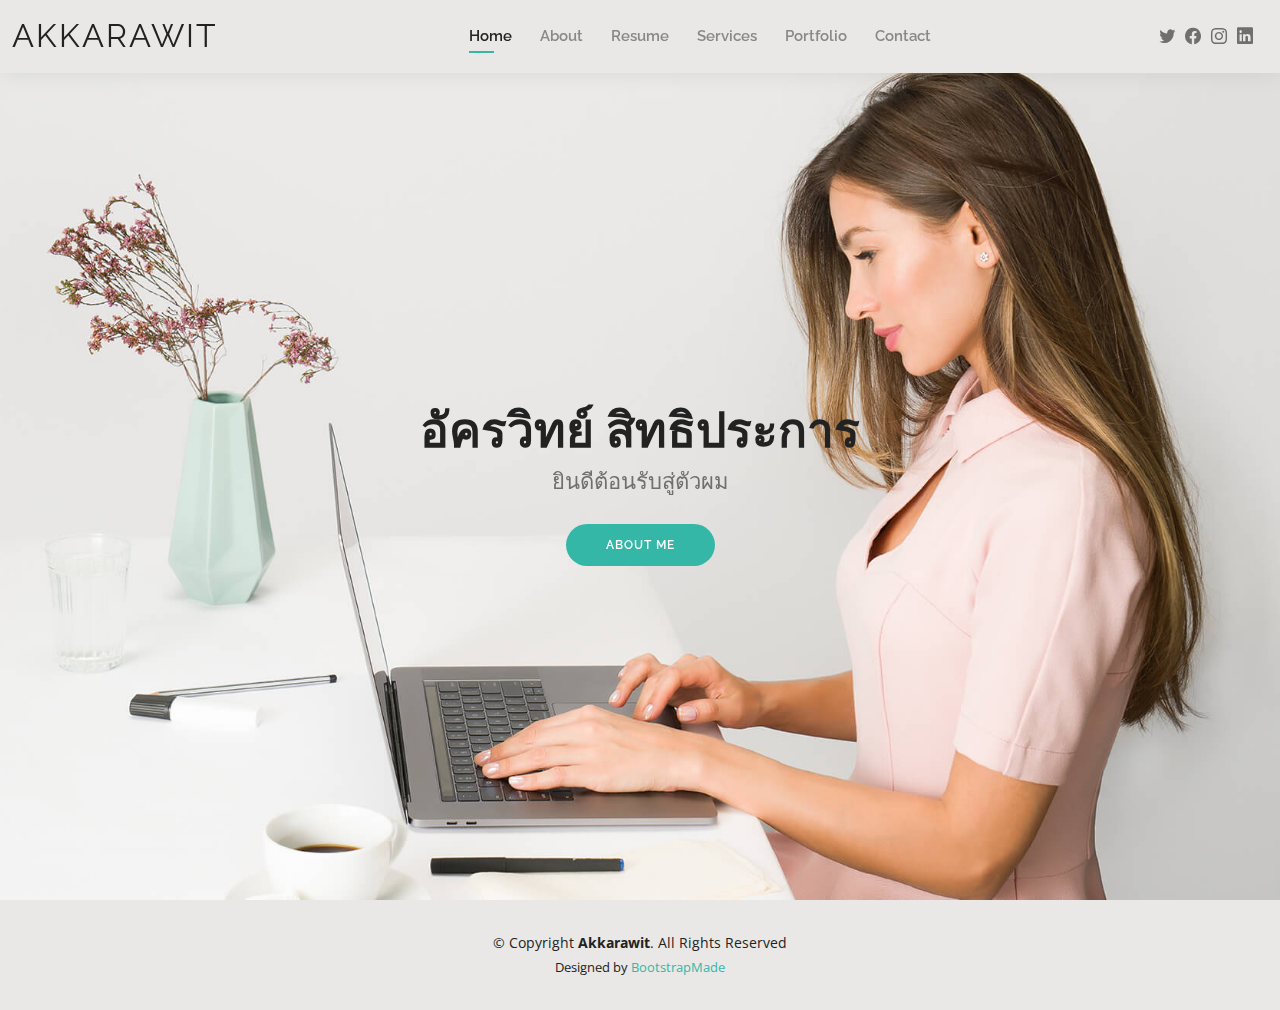
<file: index.html>
<!DOCTYPE html>
<html lang="en">

<head>
  <meta charset="utf-8">
  <meta content="width=device-width, initial-scale=1.0" name="viewport">

  <title>Akkarawit portfolio</title>
  <meta content="" name="description">
  <meta content="" name="keywords">

  <!-- Favicons -->
  <link href="assets/img/favicon.png" rel="icon">
  <link href="assets/img/apple-touch-icon.png" rel="apple-touch-icon">

  <!-- Google Fonts -->
  <link href="https://fonts.googleapis.com/css?family=Open+Sans:300,300i,400,400i,600,600i,700,700i|Raleway:300,300i,400,400i,500,500i,600,600i,700,700i|Poppins:300,300i,400,400i,500,500i,600,600i,700,700i" rel="stylesheet">

  <!-- Vendor CSS Files -->
  <link href="assets/vendor/aos/aos.css" rel="stylesheet">
  <link href="assets/vendor/bootstrap/css/bootstrap.min.css" rel="stylesheet">
  <link href="assets/vendor/bootstrap-icons/bootstrap-icons.css" rel="stylesheet">
  <link href="assets/vendor/boxicons/css/boxicons.min.css" rel="stylesheet">
  <link href="assets/vendor/glightbox/css/glightbox.min.css" rel="stylesheet">
  <link href="assets/vendor/swiper/swiper-bundle.min.css" rel="stylesheet">

  <!-- Template Main CSS File -->
  <link href="assets/css/style.css" rel="stylesheet">

  <!-- =======================================================
  * Template Name: Kelly - v4.3.0
  * Template URL: https://bootstrapmade.com/kelly-free-bootstrap-cv-resume-html-template/
  * Author: BootstrapMade.com
  * License: https://bootstrapmade.com/license/
  ======================================================== -->
</head>

<body>

  <!-- ======= Header ======= -->
  <header id="header" class="fixed-top">
    <div class="container-fluid d-flex justify-content-between align-items-center">

      <h1 class="logo me-auto me-lg-0"><a href="index.html">Akkarawit</a></h1>
      <!-- Uncomment below if you prefer to use an image logo -->
      <!-- <a href="index.html" class="logo"><img src="assets/img/logo.png" alt="" class="img-fluid"></a>-->

      <nav id="navbar" class="navbar order-last order-lg-0">
        <ul>
          <li><a class="active" href="index.html">Home</a></li>
          <li><a href="about.html">About</a></li>
          <li><a href="resume.html">Resume</a></li>
          <li><a href="services.html">Services</a></li>
          <li><a href="portfolio.html">Portfolio</a></li>
          <li><a href="contact.html">Contact</a></li>
        </ul>
        <i class="bi bi-list mobile-nav-toggle"></i>
      </nav><!-- .navbar -->

      <div class="header-social-links">
        <a href="#" class="twitter"><i class="bi bi-twitter"></i></a>
        <a href="#" class="facebook"><i class="bi bi-facebook"></i></a>
        <a href="#" class="instagram"><i class="bi bi-instagram"></i></a>
        <a href="#" class="linkedin"><i class="bi bi-linkedin"></i></i></a>
      </div>

    </div>

  </header><!-- End Header -->

  <!-- ======= Hero Section ======= -->
  <section id="hero" class="d-flex align-items-center">
    <div class="container d-flex flex-column align-items-center" data-aos="zoom-in" data-aos-delay="100">
      <h1>อัครวิทย์ สิทธิประการ</h1>
      <h2>ยินดีต้อนรับสู่ตัวผม</h2>
      <a href="about.html" class="btn-about">About Me</a>
    </div>
  </section><!-- End Hero -->

  <!-- ======= Footer ======= -->
  <footer id="footer">
    <div class="container">
      <div class="copyright">
        &copy; Copyright <strong><span>Akkarawit</span></strong>. All Rights Reserved
      </div>
      <div class="credits">
        <!-- All the links in the footer should remain intact. -->
        <!-- You can delete the links only if you purchased the pro version. -->
        <!-- Licensing information: https://bootstrapmade.com/license/ -->
        <!-- Purchase the pro version with working PHP/AJAX contact form: https://bootstrapmade.com/kelly-free-bootstrap-cv-resume-html-template/ -->
        Designed by <a href="https://bootstrapmade.com/">BootstrapMade</a>
      </div>
    </div>
  </footer><!-- End  Footer -->

  <div id="preloader"></div>
  <a href="#" class="back-to-top d-flex align-items-center justify-content-center"><i class="bi bi-arrow-up-short"></i></a>

  <!-- Vendor JS Files -->
  <script src="assets/vendor/aos/aos.js"></script>
  <script src="assets/vendor/bootstrap/js/bootstrap.bundle.min.js"></script>
  <script src="assets/vendor/glightbox/js/glightbox.min.js"></script>
  <script src="assets/vendor/isotope-layout/isotope.pkgd.min.js"></script>
  <script src="assets/vendor/php-email-form/validate.js"></script>
  <script src="assets/vendor/purecounter/purecounter.js"></script>
  <script src="assets/vendor/swiper/swiper-bundle.min.js"></script>
  <script src="assets/vendor/waypoints/noframework.waypoints.js"></script>

  <!-- Template Main JS File -->
  <script src="assets/js/main.js"></script>

</body>

</html>
</file>
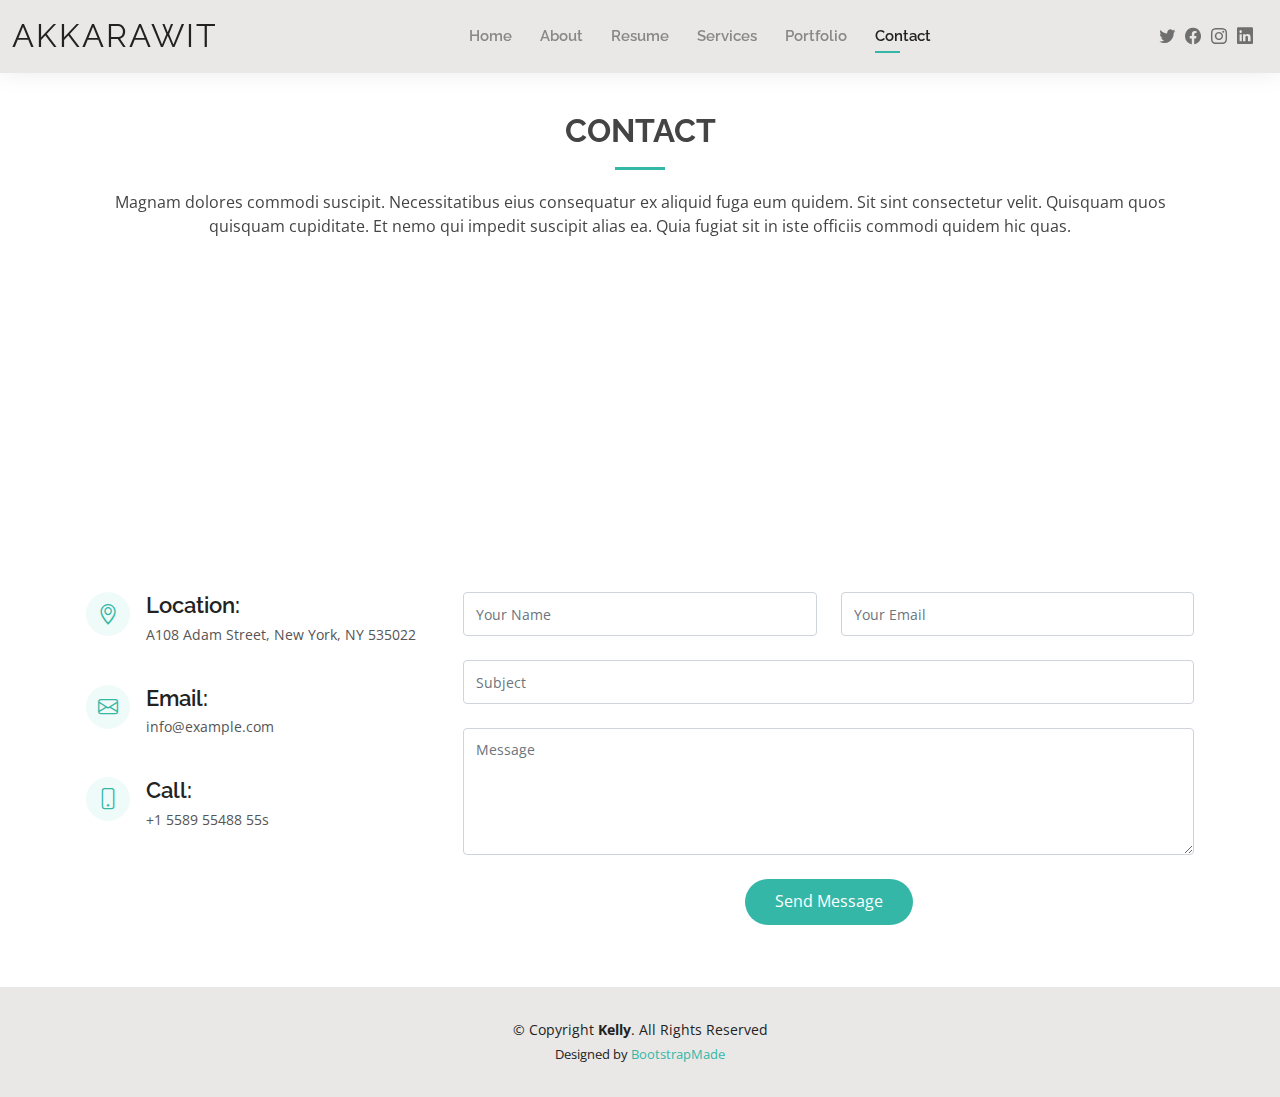
<file: contact.html>
<!DOCTYPE html>
<html lang="en">

<head>
  <meta charset="utf-8">
  <meta content="width=device-width, initial-scale=1.0" name="viewport">

  <title>Contact - Kelly Bootstrap Template</title>
  <meta content="" name="description">
  <meta content="" name="keywords">

  <!-- Favicons -->
  <link href="assets/img/favicon.png" rel="icon">
  <link href="assets/img/apple-touch-icon.png" rel="apple-touch-icon">

  <!-- Google Fonts -->
  <link href="https://fonts.googleapis.com/css?family=Open+Sans:300,300i,400,400i,600,600i,700,700i|Raleway:300,300i,400,400i,500,500i,600,600i,700,700i|Poppins:300,300i,400,400i,500,500i,600,600i,700,700i" rel="stylesheet">

  <!-- Vendor CSS Files -->
  <link href="assets/vendor/aos/aos.css" rel="stylesheet">
  <link href="assets/vendor/bootstrap/css/bootstrap.min.css" rel="stylesheet">
  <link href="assets/vendor/bootstrap-icons/bootstrap-icons.css" rel="stylesheet">
  <link href="assets/vendor/boxicons/css/boxicons.min.css" rel="stylesheet">
  <link href="assets/vendor/glightbox/css/glightbox.min.css" rel="stylesheet">
  <link href="assets/vendor/swiper/swiper-bundle.min.css" rel="stylesheet">

  <!-- Template Main CSS File -->
  <link href="assets/css/style.css" rel="stylesheet">

  <!-- =======================================================
  * Template Name: Kelly - v4.3.0
  * Template URL: https://bootstrapmade.com/kelly-free-bootstrap-cv-resume-html-template/
  * Author: BootstrapMade.com
  * License: https://bootstrapmade.com/license/
  ======================================================== -->
</head>

<body>

  <!-- ======= Header ======= -->
  <header id="header" class="fixed-top">
    <div class="container-fluid d-flex justify-content-between align-items-center">

      <h1 class="logo me-auto me-lg-0"><a href="index.html">Akkarawit</a></h1>
      <!-- Uncomment below if you prefer to use an image logo -->
      <!-- <a href="index.html" class="logo"><img src="assets/img/logo.png" alt="" class="img-fluid"></a>-->

      <nav id="navbar" class="navbar order-last order-lg-0">
        <ul>
          <li><a href="index.html">Home</a></li>
          <li><a href="about.html">About</a></li>
          <li><a href="resume.html">Resume</a></li>
          <li><a href="services.html">Services</a></li>
          <li><a href="portfolio.html">Portfolio</a></li>
          <li><a class="active" href="contact.html">Contact</a></li>
        </ul>
        <i class="bi bi-list mobile-nav-toggle"></i>
      </nav><!-- .navbar -->

      <div class="header-social-links">
        <a href="#" class="twitter"><i class="bi bi-twitter"></i></a>
        <a href="#" class="facebook"><i class="bi bi-facebook"></i></a>
        <a href="#" class="instagram"><i class="bi bi-instagram"></i></a>
        <a href="#" class="linkedin"><i class="bi bi-linkedin"></i></i></a>
      </div>

    </div>

  </header><!-- End Header -->

  <main id="main">

    <!-- ======= Contact Section ======= -->
    <section id="contact" class="contact">
      <div class="container" data-aos="fade-up">

        <div class="section-title">
          <h2>Contact</h2>
          <p>Magnam dolores commodi suscipit. Necessitatibus eius consequatur ex aliquid fuga eum quidem. Sit sint consectetur velit. Quisquam quos quisquam cupiditate. Et nemo qui impedit suscipit alias ea. Quia fugiat sit in iste officiis commodi quidem hic quas.</p>
        </div>

        <div>
          <iframe style="border:0; width: 100%; height: 270px;" src="https://www.google.com/maps/embed?pb=!1m14!1m8!1m3!1d12097.433213460943!2d-74.0062269!3d40.7101282!3m2!1i1024!2i768!4f13.1!3m3!1m2!1s0x0%3A0xb89d1fe6bc499443!2sDowntown+Conference+Center!5e0!3m2!1smk!2sbg!4v1539943755621" frameborder="0" allowfullscreen></iframe>
        </div>

        <div class="row mt-5">

          <div class="col-lg-4">
            <div class="info">
              <div class="address">
                <i class="bi bi-geo-alt"></i>
                <h4>Location:</h4>
                <p>A108 Adam Street, New York, NY 535022</p>
              </div>

              <div class="email">
                <i class="bi bi-envelope"></i>
                <h4>Email:</h4>
                <p>info@example.com</p>
              </div>

              <div class="phone">
                <i class="bi bi-phone"></i>
                <h4>Call:</h4>
                <p>+1 5589 55488 55s</p>
              </div>

            </div>

          </div>

          <div class="col-lg-8 mt-5 mt-lg-0">

            <form action="forms/contact.php" method="post" role="form" class="php-email-form">
              <div class="row">
                <div class="col-md-6 form-group">
                  <input type="text" name="name" class="form-control" id="name" placeholder="Your Name" required>
                </div>
                <div class="col-md-6 form-group mt-3 mt-md-0">
                  <input type="email" class="form-control" name="email" id="email" placeholder="Your Email" required>
                </div>
              </div>
              <div class="form-group mt-3">
                <input type="text" class="form-control" name="subject" id="subject" placeholder="Subject" required>
              </div>
              <div class="form-group mt-3">
                <textarea class="form-control" name="message" rows="5" placeholder="Message" required></textarea>
              </div>
              <div class="my-3">
                <div class="loading">Loading</div>
                <div class="error-message"></div>
                <div class="sent-message">Your message has been sent. Thank you!</div>
              </div>
              <div class="text-center"><button type="submit">Send Message</button></div>
            </form>

          </div>

        </div>

      </div>
    </section><!-- End Contact Section -->

  </main><!-- End #main -->

  <!-- ======= Footer ======= -->
  <footer id="footer">
    <div class="container">
      <div class="copyright">
        &copy; Copyright <strong><span>Kelly</span></strong>. All Rights Reserved
      </div>
      <div class="credits">
        <!-- All the links in the footer should remain intact. -->
        <!-- You can delete the links only if you purchased the pro version. -->
        <!-- Licensing information: https://bootstrapmade.com/license/ -->
        <!-- Purchase the pro version with working PHP/AJAX contact form: https://bootstrapmade.com/kelly-free-bootstrap-cv-resume-html-template/ -->
        Designed by <a href="https://bootstrapmade.com/">BootstrapMade</a>
      </div>
    </div>
  </footer><!-- End  Footer -->

  <div id="preloader"></div>
  <a href="#" class="back-to-top d-flex align-items-center justify-content-center"><i class="bi bi-arrow-up-short"></i></a>

  <!-- Vendor JS Files -->
  <script src="assets/vendor/aos/aos.js"></script>
  <script src="assets/vendor/bootstrap/js/bootstrap.bundle.min.js"></script>
  <script src="assets/vendor/glightbox/js/glightbox.min.js"></script>
  <script src="assets/vendor/isotope-layout/isotope.pkgd.min.js"></script>
  <script src="assets/vendor/php-email-form/validate.js"></script>
  <script src="assets/vendor/purecounter/purecounter.js"></script>
  <script src="assets/vendor/swiper/swiper-bundle.min.js"></script>
  <script src="assets/vendor/waypoints/noframework.waypoints.js"></script>

  <!-- Template Main JS File -->
  <script src="assets/js/main.js"></script>

</body>

</html>
</file>
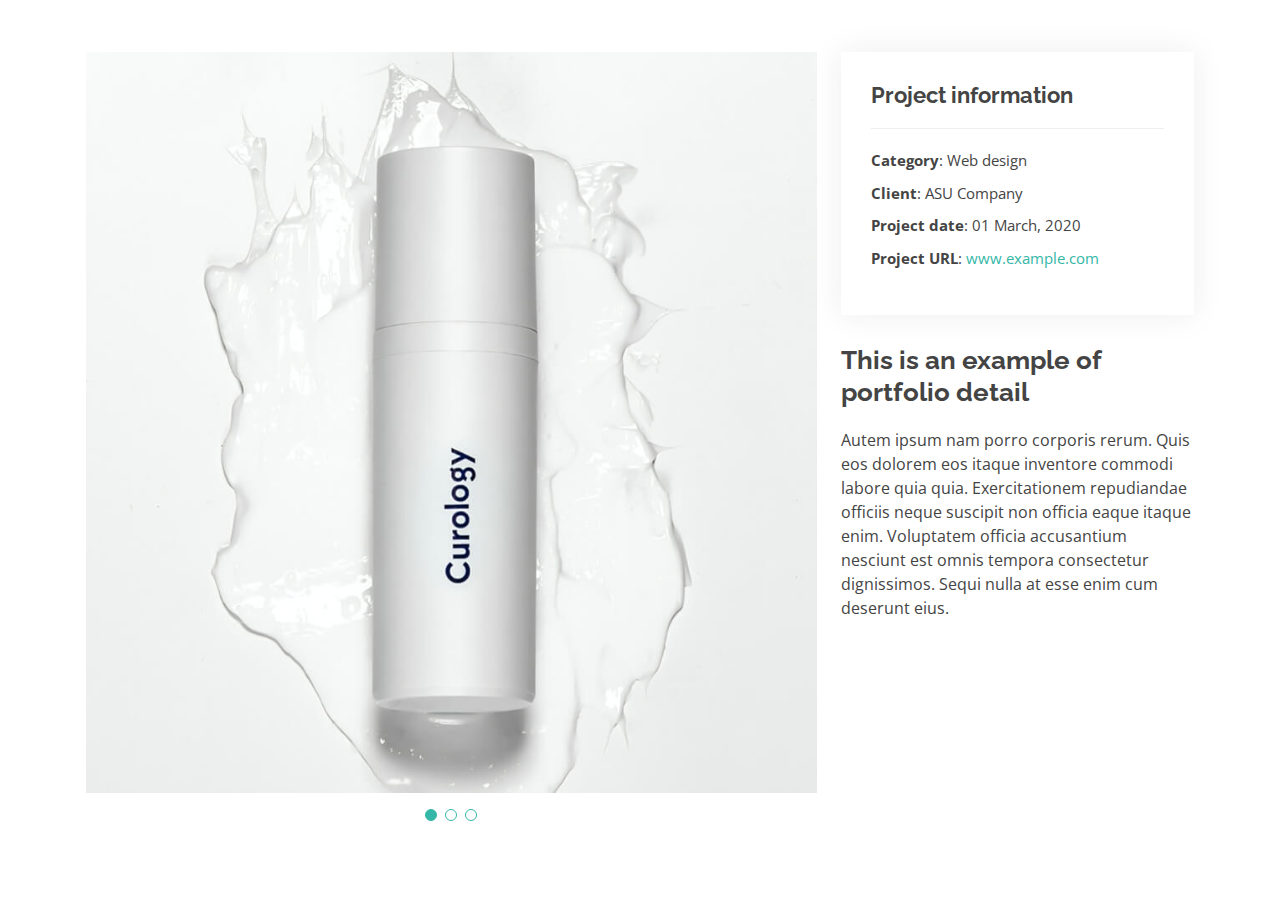
<file: portfolio-details.html>
<!DOCTYPE html>
<html lang="en">

<head>
  <meta charset="utf-8">
  <meta content="width=device-width, initial-scale=1.0" name="viewport">

  <title>Portfolio Details - Kelly Bootstrap Template</title>
  <meta content="" name="description">
  <meta content="" name="keywords">

  <!-- Favicons -->
  <link href="assets/img/favicon.png" rel="icon">
  <link href="assets/img/apple-touch-icon.png" rel="apple-touch-icon">

  <!-- Google Fonts -->
  <link href="https://fonts.googleapis.com/css?family=Open+Sans:300,300i,400,400i,600,600i,700,700i|Raleway:300,300i,400,400i,500,500i,600,600i,700,700i|Poppins:300,300i,400,400i,500,500i,600,600i,700,700i" rel="stylesheet">

  <!-- Vendor CSS Files -->
  <link href="assets/vendor/aos/aos.css" rel="stylesheet">
  <link href="assets/vendor/bootstrap/css/bootstrap.min.css" rel="stylesheet">
  <link href="assets/vendor/bootstrap-icons/bootstrap-icons.css" rel="stylesheet">
  <link href="assets/vendor/boxicons/css/boxicons.min.css" rel="stylesheet">
  <link href="assets/vendor/glightbox/css/glightbox.min.css" rel="stylesheet">
  <link href="assets/vendor/swiper/swiper-bundle.min.css" rel="stylesheet">

  <!-- Template Main CSS File -->
  <link href="assets/css/style.css" rel="stylesheet">

  <!-- =======================================================
  * Template Name: Kelly - v4.3.0
  * Template URL: https://bootstrapmade.com/kelly-free-bootstrap-cv-resume-html-template/
  * Author: BootstrapMade.com
  * License: https://bootstrapmade.com/license/
  ======================================================== -->
</head>

<body>

  <main id="main">

    <!-- ======= Portfolio Details Section ======= -->
    <section id="portfolio-details" class="portfolio-details">
      <div class="container">

        <div class="row gy-4">

          <div class="col-lg-8">
            <div class="portfolio-details-slider swiper-container">
              <div class="swiper-wrapper align-items-center">

                <div class="swiper-slide">
                  <img src="assets/img/portfolio/portfolio-1.jpg" alt="">
                </div>

                <div class="swiper-slide">
                  <img src="assets/img/portfolio/portfolio-2.jpg" alt="">
                </div>

                <div class="swiper-slide">
                  <img src="assets/img/portfolio/portfolio-3.jpg" alt="">
                </div>

              </div>
              <div class="swiper-pagination"></div>
            </div>
          </div>

          <div class="col-lg-4">
            <div class="portfolio-info">
              <h3>Project information</h3>
              <ul>
                <li><strong>Category</strong>: Web design</li>
                <li><strong>Client</strong>: ASU Company</li>
                <li><strong>Project date</strong>: 01 March, 2020</li>
                <li><strong>Project URL</strong>: <a href="#">www.example.com</a></li>
              </ul>
            </div>
            <div class="portfolio-description">
              <h2>This is an example of portfolio detail</h2>
              <p>
                Autem ipsum nam porro corporis rerum. Quis eos dolorem eos itaque inventore commodi labore quia quia. Exercitationem repudiandae officiis neque suscipit non officia eaque itaque enim. Voluptatem officia accusantium nesciunt est omnis tempora consectetur dignissimos. Sequi nulla at esse enim cum deserunt eius.
              </p>
            </div>
          </div>

        </div>

      </div>
    </section><!-- End Portfolio Details Section -->

  </main><!-- End #main -->

  <div id="preloader"></div>
  <a href="#" class="back-to-top d-flex align-items-center justify-content-center"><i class="bi bi-arrow-up-short"></i></a>

  <!-- Vendor JS Files -->
  <script src="assets/vendor/aos/aos.js"></script>
  <script src="assets/vendor/bootstrap/js/bootstrap.bundle.min.js"></script>
  <script src="assets/vendor/glightbox/js/glightbox.min.js"></script>
  <script src="assets/vendor/isotope-layout/isotope.pkgd.min.js"></script>
  <script src="assets/vendor/php-email-form/validate.js"></script>
  <script src="assets/vendor/purecounter/purecounter.js"></script>
  <script src="assets/vendor/swiper/swiper-bundle.min.js"></script>
  <script src="assets/vendor/waypoints/noframework.waypoints.js"></script>

  <!-- Template Main JS File -->
  <script src="assets/js/main.js"></script>

</body>

</html>
</file>
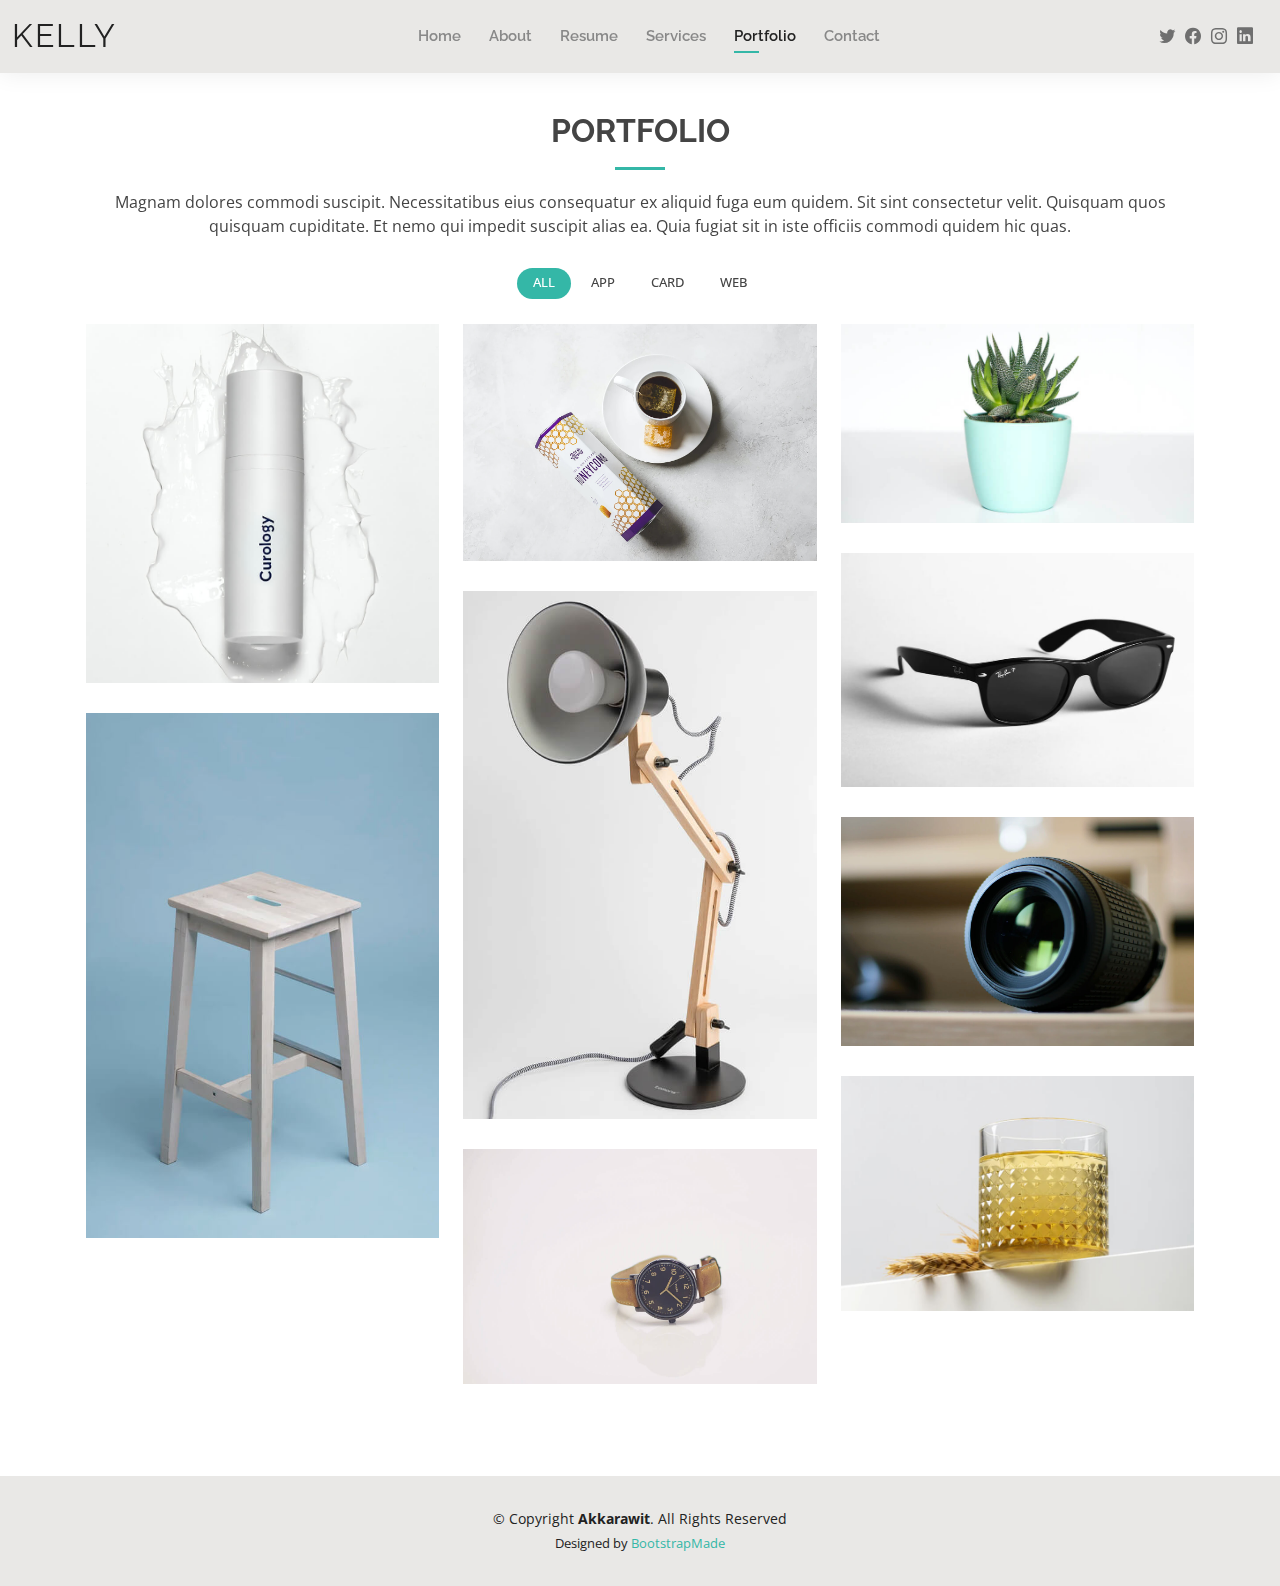
<file: portfolio.html>
<!DOCTYPE html>
<html lang="en">

<head>
  <meta charset="utf-8">
  <meta content="width=device-width, initial-scale=1.0" name="viewport">

  <title>Portfolio - Kelly Bootstrap Template</title>
  <meta content="" name="description">
  <meta content="" name="keywords">

  <!-- Favicons -->
  <link href="assets/img/favicon.png" rel="icon">
  <link href="assets/img/apple-touch-icon.png" rel="apple-touch-icon">

  <!-- Google Fonts -->
  <link href="https://fonts.googleapis.com/css?family=Open+Sans:300,300i,400,400i,600,600i,700,700i|Raleway:300,300i,400,400i,500,500i,600,600i,700,700i|Poppins:300,300i,400,400i,500,500i,600,600i,700,700i" rel="stylesheet">

  <!-- Vendor CSS Files -->
  <link href="assets/vendor/aos/aos.css" rel="stylesheet">
  <link href="assets/vendor/bootstrap/css/bootstrap.min.css" rel="stylesheet">
  <link href="assets/vendor/bootstrap-icons/bootstrap-icons.css" rel="stylesheet">
  <link href="assets/vendor/boxicons/css/boxicons.min.css" rel="stylesheet">
  <link href="assets/vendor/glightbox/css/glightbox.min.css" rel="stylesheet">
  <link href="assets/vendor/swiper/swiper-bundle.min.css" rel="stylesheet">

  <!-- Template Main CSS File -->
  <link href="assets/css/style.css" rel="stylesheet">

  <!-- =======================================================
  * Template Name: Kelly - v4.3.0
  * Template URL: https://bootstrapmade.com/kelly-free-bootstrap-cv-resume-html-template/
  * Author: BootstrapMade.com
  * License: https://bootstrapmade.com/license/
  ======================================================== -->
</head>

<body>

  <!-- ======= Header ======= -->
  <header id="header" class="fixed-top">
    <div class="container-fluid d-flex justify-content-between align-items-center">

      <h1 class="logo me-auto me-lg-0"><a href="index.html">Kelly</a></h1>
      <!-- Uncomment below if you prefer to use an image logo -->
      <!-- <a href="index.html" class="logo"><img src="assets/img/logo.png" alt="" class="img-fluid"></a>-->

      <nav id="navbar" class="navbar order-last order-lg-0">
        <ul>
          <li><a href="index.html">Home</a></li>
          <li><a href="about.html">About</a></li>
          <li><a href="resume.html">Resume</a></li>
          <li><a href="services.html">Services</a></li>
          <li><a class="active" href="portfolio.html">Portfolio</a></li>
          <li><a href="contact.html">Contact</a></li>
        </ul>
        <i class="bi bi-list mobile-nav-toggle"></i>
      </nav><!-- .navbar -->

      <div class="header-social-links">
        <a href="#" class="twitter"><i class="bi bi-twitter"></i></a>
        <a href="#" class="facebook"><i class="bi bi-facebook"></i></a>
        <a href="#" class="instagram"><i class="bi bi-instagram"></i></a>
        <a href="#" class="linkedin"><i class="bi bi-linkedin"></i></i></a>
      </div>

    </div>

  </header><!-- End Header -->

  <main id="main">

    <!-- ======= Portfolio Section ======= -->
    <section id="portfolio" class="portfolio">
      <div class="container" data-aos="fade-up">

        <div class="section-title">
          <h2>Portfolio</h2>
          <p>Magnam dolores commodi suscipit. Necessitatibus eius consequatur ex aliquid fuga eum quidem. Sit sint consectetur velit. Quisquam quos quisquam cupiditate. Et nemo qui impedit suscipit alias ea. Quia fugiat sit in iste officiis commodi quidem hic quas.</p>
        </div>

        <div class="row" data-aos="fade-up" data-aos-delay="100">
          <div class="col-lg-12 d-flex justify-content-center">
            <ul id="portfolio-flters">
              <li data-filter="*" class="filter-active">All</li>
              <li data-filter=".filter-app">App</li>
              <li data-filter=".filter-card">Card</li>
              <li data-filter=".filter-web">Web</li>
            </ul>
          </div>
        </div>

        <div class="row portfolio-container" data-aos="fade-up" data-aos-delay="200">

          <div class="col-lg-4 col-md-6 portfolio-item filter-app">
            <div class="portfolio-wrap">
              <img src="assets/img/portfolio/portfolio-1.jpg" class="img-fluid" alt="">
              <div class="portfolio-info">
                <h4>App 1</h4>
                <p>App</p>
                <div class="portfolio-links">
                  <a href="assets/img/portfolio/portfolio-1.jpg" data-gallery="portfolioGallery" class="portfolio-lightbox" title="App 1"><i class="bx bx-plus"></i></a>
                  <a href="portfolio-details.html" class="portfolio-details-lightbox" data-glightbox="type: external" title="Portfolio Details"><i class="bx bx-link"></i></a>
                </div>
              </div>
            </div>
          </div>

          <div class="col-lg-4 col-md-6 portfolio-item filter-web">
            <div class="portfolio-wrap">
              <img src="assets/img/portfolio/portfolio-2.jpg" class="img-fluid" alt="">
              <div class="portfolio-info">
                <h4>Web 3</h4>
                <p>Web</p>
                <div class="portfolio-links">
                  <a href="assets/img/portfolio/portfolio-2.jpg" data-gallery="portfolioGallery" class="portfolio-lightbox" title="Web 3"><i class="bx bx-plus"></i></a>
                  <a href="portfolio-details.html" class="portfolio-details-lightbox" data-glightbox="type: external" title="Portfolio Details"><i class="bx bx-link"></i></a>
                </div>
              </div>
            </div>
          </div>

          <div class="col-lg-4 col-md-6 portfolio-item filter-app">
            <div class="portfolio-wrap">
              <img src="assets/img/portfolio/portfolio-3.jpg" class="img-fluid" alt="">
              <div class="portfolio-info">
                <h4>App 2</h4>
                <p>App</p>
                <div class="portfolio-links">
                  <a href="assets/img/portfolio/portfolio-3.jpg" data-gallery="portfolioGallery" class="portfolio-lightbox" title="App 2"><i class="bx bx-plus"></i></a>
                  <a href="portfolio-details.html" class="portfolio-details-lightbox" data-glightbox="type: external" title="Portfolio Details"><i class="bx bx-link"></i></a>
                </div>
              </div>
            </div>
          </div>

          <div class="col-lg-4 col-md-6 portfolio-item filter-card">
            <div class="portfolio-wrap">
              <img src="assets/img/portfolio/portfolio-4.jpg" class="img-fluid" alt="">
              <div class="portfolio-info">
                <h4>Card 2</h4>
                <p>Card</p>
                <div class="portfolio-links">
                  <a href="assets/img/portfolio/portfolio-4.jpg" data-gallery="portfolioGallery" class="portfolio-lightbox" title="Card 2"><i class="bx bx-plus"></i></a>
                  <a href="portfolio-details.html" class="portfolio-details-lightbox" data-glightbox="type: external" title="Portfolio Details"><i class="bx bx-link"></i></a>
                </div>
              </div>
            </div>
          </div>

          <div class="col-lg-4 col-md-6 portfolio-item filter-web">
            <div class="portfolio-wrap">
              <img src="assets/img/portfolio/portfolio-5.jpg" class="img-fluid" alt="">
              <div class="portfolio-info">
                <h4>Web 2</h4>
                <p>Web</p>
                <div class="portfolio-links">
                  <a href="assets/img/portfolio/portfolio-5.jpg" data-gallery="portfolioGallery" class="portfolio-lightbox" title="Web 2"><i class="bx bx-plus"></i></a>
                  <a href="portfolio-details.html" class="portfolio-details-lightbox" data-glightbox="type: external" title="Portfolio Details"><i class="bx bx-link"></i></a>
                </div>
              </div>
            </div>
          </div>

          <div class="col-lg-4 col-md-6 portfolio-item filter-app">
            <div class="portfolio-wrap">
              <img src="assets/img/portfolio/portfolio-6.jpg" class="img-fluid" alt="">
              <div class="portfolio-info">
                <h4>App 3</h4>
                <p>App</p>
                <div class="portfolio-links">
                  <a href="assets/img/portfolio/portfolio-6.jpg" data-gallery="portfolioGallery" class="portfolio-lightbox" title="App 3"><i class="bx bx-plus"></i></a>
                  <a href="portfolio-details.html" class="portfolio-details-lightbox" data-glightbox="type: external" title="Portfolio Details"><i class="bx bx-link"></i></a>
                </div>
              </div>
            </div>
          </div>

          <div class="col-lg-4 col-md-6 portfolio-item filter-card">
            <div class="portfolio-wrap">
              <img src="assets/img/portfolio/portfolio-7.jpg" class="img-fluid" alt="">
              <div class="portfolio-info">
                <h4>Card 1</h4>
                <p>Card</p>
                <div class="portfolio-links">
                  <a href="assets/img/portfolio/portfolio-7.jpg" data-gallery="portfolioGallery" class="portfolio-lightbox" title="Card 1"><i class="bx bx-plus"></i></a>
                  <a href="portfolio-details.html" class="portfolio-details-lightbox" data-glightbox="type: external" title="Portfolio Details"><i class="bx bx-link"></i></a>
                </div>
              </div>
            </div>
          </div>

          <div class="col-lg-4 col-md-6 portfolio-item filter-card">
            <div class="portfolio-wrap">
              <img src="assets/img/portfolio/portfolio-8.jpg" class="img-fluid" alt="">
              <div class="portfolio-info">
                <h4>Card 3</h4>
                <p>Card</p>
                <div class="portfolio-links">
                  <a href="assets/img/portfolio/portfolio-8.jpg" data-gallery="portfolioGallery" class="portfolio-lightbox" title="Card 3"><i class="bx bx-plus"></i></a>
                  <a href="portfolio-details.html" class="portfolio-details-lightbox" data-glightbox="type: external" title="Portfolio Details"><i class="bx bx-link"></i></a>
                </div>
              </div>
            </div>
          </div>

          <div class="col-lg-4 col-md-6 portfolio-item filter-web">
            <div class="portfolio-wrap">
              <img src="assets/img/portfolio/portfolio-9.jpg" class="img-fluid" alt="">
              <div class="portfolio-info">
                <h4>Web 3</h4>
                <p>Web</p>
                <div class="portfolio-links">
                  <a href="assets/img/portfolio/portfolio-9.jpg" data-gallery="portfolioGallery" class="portfolio-lightbox" title="Web 3"><i class="bx bx-plus"></i></a>
                  <a href="portfolio-details.html" class="portfolio-details-lightbox" data-glightbox="type: external" title="Portfolio Details"><i class="bx bx-link"></i></a>
                </div>
              </div>
            </div>
          </div>

        </div>

      </div>
    </section><!-- End Portfolio Section -->

  </main><!-- End #main -->

  <!-- ======= Footer ======= -->
  <footer id="footer">
    <div class="container">
      <div class="copyright">
        &copy; Copyright <strong><span>Akkarawit</span></strong>. All Rights Reserved
      </div>
      <div class="credits">
        <!-- All the links in the footer should remain intact. -->
        <!-- You can delete the links only if you purchased the pro version. -->
        <!-- Licensing information: https://bootstrapmade.com/license/ -->
        <!-- Purchase the pro version with working PHP/AJAX contact form: https://bootstrapmade.com/kelly-free-bootstrap-cv-resume-html-template/ -->
        Designed by <a href="https://bootstrapmade.com/">BootstrapMade</a>
      </div>
    </div>
  </footer><!-- End  Footer -->

  <div id="preloader"></div>
  <a href="#" class="back-to-top d-flex align-items-center justify-content-center"><i class="bi bi-arrow-up-short"></i></a>

  <!-- Vendor JS Files -->
  <script src="assets/vendor/aos/aos.js"></script>
  <script src="assets/vendor/bootstrap/js/bootstrap.bundle.min.js"></script>
  <script src="assets/vendor/glightbox/js/glightbox.min.js"></script>
  <script src="assets/vendor/isotope-layout/isotope.pkgd.min.js"></script>
  <script src="assets/vendor/php-email-form/validate.js"></script>
  <script src="assets/vendor/purecounter/purecounter.js"></script>
  <script src="assets/vendor/swiper/swiper-bundle.min.js"></script>
  <script src="assets/vendor/waypoints/noframework.waypoints.js"></script>

  <!-- Template Main JS File -->
  <script src="assets/js/main.js"></script>

</body>

</html>
</file>
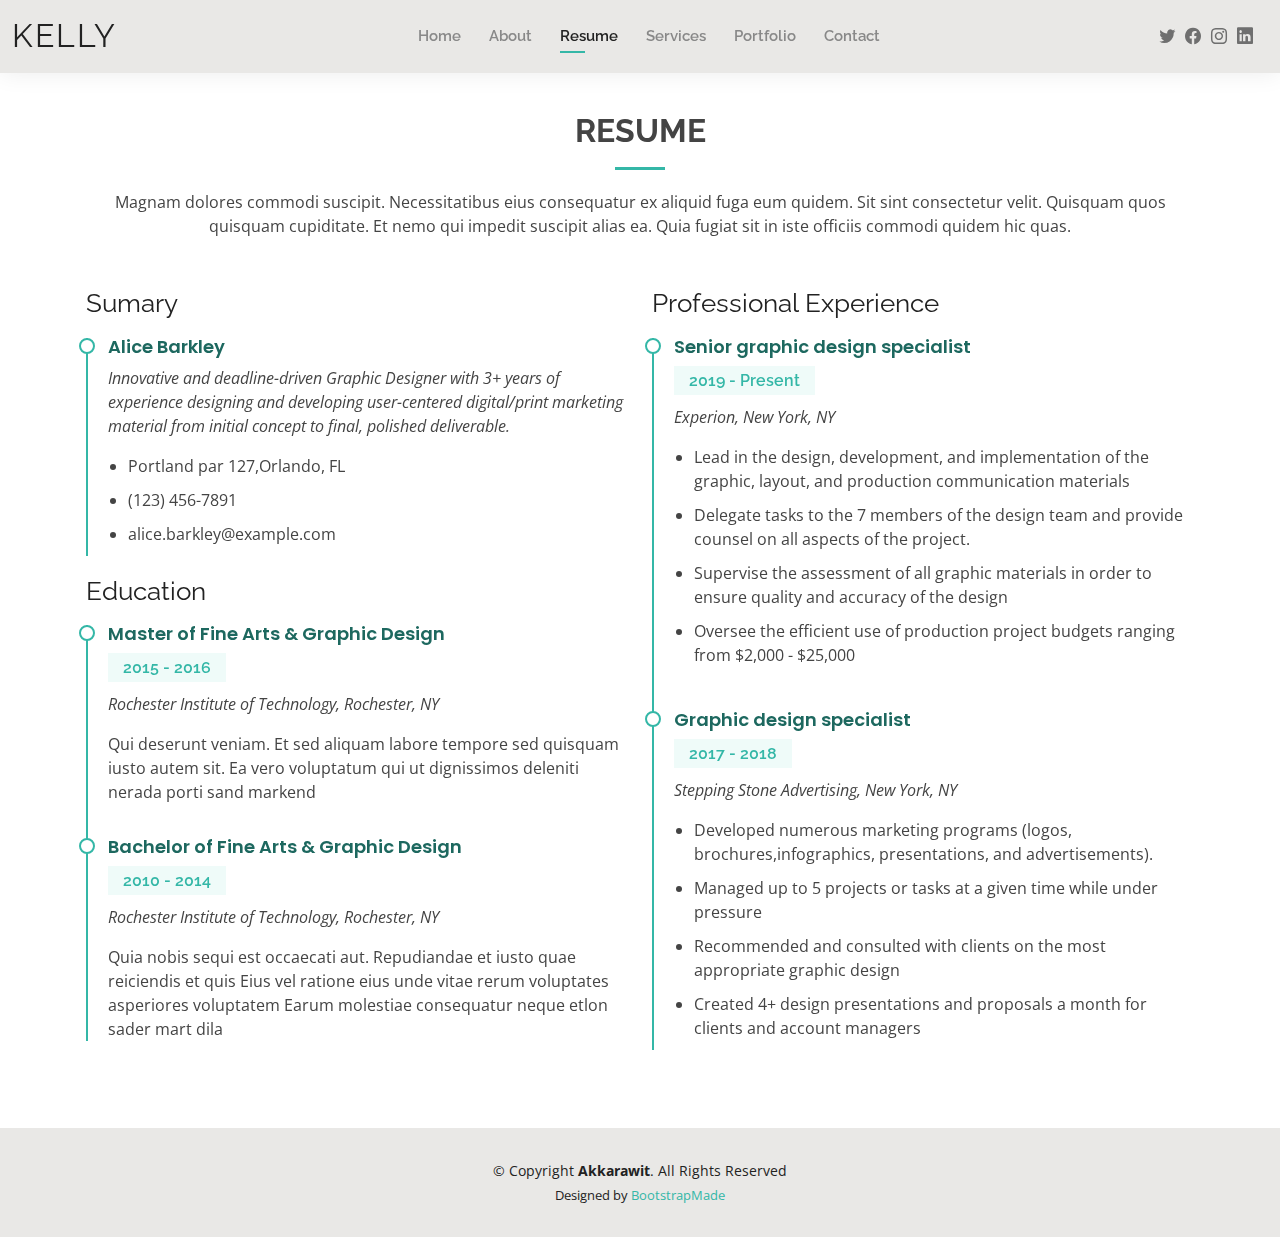
<file: resume.html>
<!DOCTYPE html>
<html lang="en">

<head>
  <meta charset="utf-8">
  <meta content="width=device-width, initial-scale=1.0" name="viewport">

  <title>Resume - Kelly Bootstrap Template</title>
  <meta content="" name="description">
  <meta content="" name="keywords">

  <!-- Favicons -->
  <link href="assets/img/favicon.png" rel="icon">
  <link href="assets/img/apple-touch-icon.png" rel="apple-touch-icon">

  <!-- Google Fonts -->
  <link href="https://fonts.googleapis.com/css?family=Open+Sans:300,300i,400,400i,600,600i,700,700i|Raleway:300,300i,400,400i,500,500i,600,600i,700,700i|Poppins:300,300i,400,400i,500,500i,600,600i,700,700i" rel="stylesheet">

  <!-- Vendor CSS Files -->
  <link href="assets/vendor/aos/aos.css" rel="stylesheet">
  <link href="assets/vendor/bootstrap/css/bootstrap.min.css" rel="stylesheet">
  <link href="assets/vendor/bootstrap-icons/bootstrap-icons.css" rel="stylesheet">
  <link href="assets/vendor/boxicons/css/boxicons.min.css" rel="stylesheet">
  <link href="assets/vendor/glightbox/css/glightbox.min.css" rel="stylesheet">
  <link href="assets/vendor/swiper/swiper-bundle.min.css" rel="stylesheet">

  <!-- Template Main CSS File -->
  <link href="assets/css/style.css" rel="stylesheet">

  <!-- =======================================================
  * Template Name: Kelly - v4.3.0
  * Template URL: https://bootstrapmade.com/kelly-free-bootstrap-cv-resume-html-template/
  * Author: BootstrapMade.com
  * License: https://bootstrapmade.com/license/
  ======================================================== -->
</head>

<body>

  <!-- ======= Header ======= -->
  <header id="header" class="fixed-top">
    <div class="container-fluid d-flex justify-content-between align-items-center">

      <h1 class="logo me-auto me-lg-0"><a href="index.html">Kelly</a></h1>
      <!-- Uncomment below if you prefer to use an image logo -->
      <!-- <a href="index.html" class="logo"><img src="assets/img/logo.png" alt="" class="img-fluid"></a>-->

      <nav id="navbar" class="navbar order-last order-lg-0">
        <ul>
          <li><a href="index.html">Home</a></li>
          <li><a href="about.html">About</a></li>
          <li><a class="active" href="resume.html">Resume</a></li>
          <li><a href="services.html">Services</a></li>
          <li><a href="portfolio.html">Portfolio</a></li>
          <li><a href="contact.html">Contact</a></li>
        </ul>
        <i class="bi bi-list mobile-nav-toggle"></i>
      </nav><!-- .navbar -->

      <div class="header-social-links">
        <a href="#" class="twitter"><i class="bi bi-twitter"></i></a>
        <a href="#" class="facebook"><i class="bi bi-facebook"></i></a>
        <a href="#" class="instagram"><i class="bi bi-instagram"></i></a>
        <a href="#" class="linkedin"><i class="bi bi-linkedin"></i></i></a>
      </div>

    </div>

  </header><!-- End Header -->

  <main id="main">

    <!-- ======= Resume Section ======= -->
    <section id="resume" class="resume">
      <div class="container" data-aos="fade-up">

        <div class="section-title">
          <h2>Resume</h2>
          <p>Magnam dolores commodi suscipit. Necessitatibus eius consequatur ex aliquid fuga eum quidem. Sit sint consectetur velit. Quisquam quos quisquam cupiditate. Et nemo qui impedit suscipit alias ea. Quia fugiat sit in iste officiis commodi quidem hic quas.</p>
        </div>

        <div class="row">
          <div class="col-lg-6">
            <h3 class="resume-title">Sumary</h3>
            <div class="resume-item pb-0">
              <h4>Alice Barkley</h4>
              <p><em>Innovative and deadline-driven Graphic Designer with 3+ years of experience designing and developing user-centered digital/print marketing material from initial concept to final, polished deliverable.</em></p>
              <p>
              <ul>
                <li>Portland par 127,Orlando, FL</li>
                <li>(123) 456-7891</li>
                <li>alice.barkley@example.com</li>
              </ul>
              </p>
            </div>

            <h3 class="resume-title">Education</h3>
            <div class="resume-item">
              <h4>Master of Fine Arts &amp; Graphic Design</h4>
              <h5>2015 - 2016</h5>
              <p><em>Rochester Institute of Technology, Rochester, NY</em></p>
              <p>Qui deserunt veniam. Et sed aliquam labore tempore sed quisquam iusto autem sit. Ea vero voluptatum qui ut dignissimos deleniti nerada porti sand markend</p>
            </div>
            <div class="resume-item">
              <h4>Bachelor of Fine Arts &amp; Graphic Design</h4>
              <h5>2010 - 2014</h5>
              <p><em>Rochester Institute of Technology, Rochester, NY</em></p>
              <p>Quia nobis sequi est occaecati aut. Repudiandae et iusto quae reiciendis et quis Eius vel ratione eius unde vitae rerum voluptates asperiores voluptatem Earum molestiae consequatur neque etlon sader mart dila</p>
            </div>
          </div>
          <div class="col-lg-6">
            <h3 class="resume-title">Professional Experience</h3>
            <div class="resume-item">
              <h4>Senior graphic design specialist</h4>
              <h5>2019 - Present</h5>
              <p><em>Experion, New York, NY </em></p>
              <p>
              <ul>
                <li>Lead in the design, development, and implementation of the graphic, layout, and production communication materials</li>
                <li>Delegate tasks to the 7 members of the design team and provide counsel on all aspects of the project. </li>
                <li>Supervise the assessment of all graphic materials in order to ensure quality and accuracy of the design</li>
                <li>Oversee the efficient use of production project budgets ranging from $2,000 - $25,000</li>
              </ul>
              </p>
            </div>
            <div class="resume-item">
              <h4>Graphic design specialist</h4>
              <h5>2017 - 2018</h5>
              <p><em>Stepping Stone Advertising, New York, NY</em></p>
              <p>
              <ul>
                <li>Developed numerous marketing programs (logos, brochures,infographics, presentations, and advertisements).</li>
                <li>Managed up to 5 projects or tasks at a given time while under pressure</li>
                <li>Recommended and consulted with clients on the most appropriate graphic design</li>
                <li>Created 4+ design presentations and proposals a month for clients and account managers</li>
              </ul>
              </p>
            </div>
          </div>
        </div>

      </div>
    </section><!-- End Resume Section -->

  </main><!-- End #main -->

  <!-- ======= Footer ======= -->
  <footer id="footer">
    <div class="container">
      <div class="copyright">
        &copy; Copyright <strong><span>Akkarawit</span></strong>. All Rights Reserved
      </div>
      <div class="credits">
        <!-- All the links in the footer should remain intact. -->
        <!-- You can delete the links only if you purchased the pro version. -->
        <!-- Licensing information: https://bootstrapmade.com/license/ -->
        <!-- Purchase the pro version with working PHP/AJAX contact form: https://bootstrapmade.com/kelly-free-bootstrap-cv-resume-html-template/ -->
        Designed by <a href="https://bootstrapmade.com/">BootstrapMade</a>
      </div>
    </div>
  </footer><!-- End  Footer -->

  <div id="preloader"></div>
  <a href="#" class="back-to-top d-flex align-items-center justify-content-center"><i class="bi bi-arrow-up-short"></i></a>

  <!-- Vendor JS Files -->
  <script src="assets/vendor/aos/aos.js"></script>
  <script src="assets/vendor/bootstrap/js/bootstrap.bundle.min.js"></script>
  <script src="assets/vendor/glightbox/js/glightbox.min.js"></script>
  <script src="assets/vendor/isotope-layout/isotope.pkgd.min.js"></script>
  <script src="assets/vendor/php-email-form/validate.js"></script>
  <script src="assets/vendor/purecounter/purecounter.js"></script>
  <script src="assets/vendor/swiper/swiper-bundle.min.js"></script>
  <script src="assets/vendor/waypoints/noframework.waypoints.js"></script>

  <!-- Template Main JS File -->
  <script src="assets/js/main.js"></script>

</body>

</html>
</file>
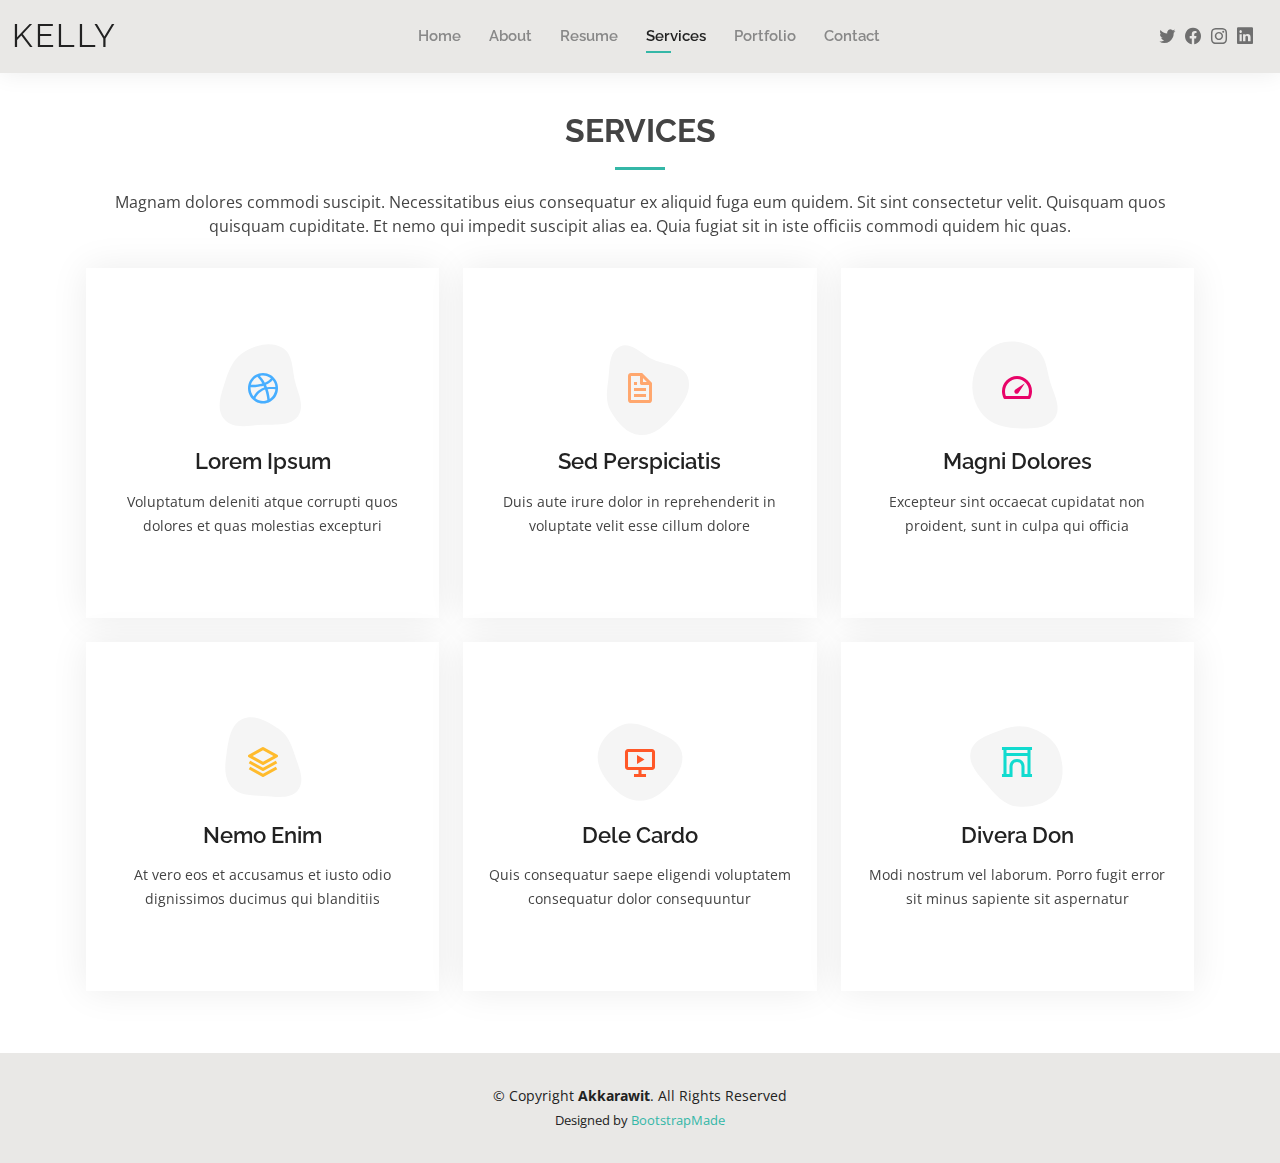
<file: services.html>
<!DOCTYPE html>
<html lang="en">

<head>
  <meta charset="utf-8">
  <meta content="width=device-width, initial-scale=1.0" name="viewport">

  <title>Services - Kelly Bootstrap Template</title>
  <meta content="" name="description">
  <meta content="" name="keywords">

  <!-- Favicons -->
  <link href="assets/img/favicon.png" rel="icon">
  <link href="assets/img/apple-touch-icon.png" rel="apple-touch-icon">

  <!-- Google Fonts -->
  <link href="https://fonts.googleapis.com/css?family=Open+Sans:300,300i,400,400i,600,600i,700,700i|Raleway:300,300i,400,400i,500,500i,600,600i,700,700i|Poppins:300,300i,400,400i,500,500i,600,600i,700,700i" rel="stylesheet">

  <!-- Vendor CSS Files -->
  <link href="assets/vendor/aos/aos.css" rel="stylesheet">
  <link href="assets/vendor/bootstrap/css/bootstrap.min.css" rel="stylesheet">
  <link href="assets/vendor/bootstrap-icons/bootstrap-icons.css" rel="stylesheet">
  <link href="assets/vendor/boxicons/css/boxicons.min.css" rel="stylesheet">
  <link href="assets/vendor/glightbox/css/glightbox.min.css" rel="stylesheet">
  <link href="assets/vendor/swiper/swiper-bundle.min.css" rel="stylesheet">

  <!-- Template Main CSS File -->
  <link href="assets/css/style.css" rel="stylesheet">

  <!-- =======================================================
  * Template Name: Kelly - v4.3.0
  * Template URL: https://bootstrapmade.com/kelly-free-bootstrap-cv-resume-html-template/
  * Author: BootstrapMade.com
  * License: https://bootstrapmade.com/license/
  ======================================================== -->
</head>

<body>

  <!-- ======= Header ======= -->
  <header id="header" class="fixed-top">
    <div class="container-fluid d-flex justify-content-between align-items-center">

      <h1 class="logo me-auto me-lg-0"><a href="index.html">Kelly</a></h1>
      <!-- Uncomment below if you prefer to use an image logo -->
      <!-- <a href="index.html" class="logo"><img src="assets/img/logo.png" alt="" class="img-fluid"></a>-->

      <nav id="navbar" class="navbar order-last order-lg-0">
        <ul>
          <li><a href="index.html">Home</a></li>
          <li><a href="about.html">About</a></li>
          <li><a href="resume.html">Resume</a></li>
          <li><a class="active" href="services.html">Services</a></li>
          <li><a href="portfolio.html">Portfolio</a></li>
          <li><a href="contact.html">Contact</a></li>
        </ul>
        <i class="bi bi-list mobile-nav-toggle"></i>
      </nav><!-- .navbar -->

      <div class="header-social-links">
        <a href="#" class="twitter"><i class="bi bi-twitter"></i></a>
        <a href="#" class="facebook"><i class="bi bi-facebook"></i></a>
        <a href="#" class="instagram"><i class="bi bi-instagram"></i></a>
        <a href="#" class="linkedin"><i class="bi bi-linkedin"></i></i></a>
      </div>

    </div>

  </header><!-- End Header -->

  <main id="main">

    <!-- ======= Services Section ======= -->
    <section id="services" class="services">
      <div class="container" data-aos="fade-up">

        <div class="section-title">
          <h2>Services</h2>
          <p>Magnam dolores commodi suscipit. Necessitatibus eius consequatur ex aliquid fuga eum quidem. Sit sint consectetur velit. Quisquam quos quisquam cupiditate. Et nemo qui impedit suscipit alias ea. Quia fugiat sit in iste officiis commodi quidem hic quas.</p>
        </div>

        <div class="row">
          <div class="col-lg-4 col-md-6 d-flex align-items-stretch" data-aos="zoom-in" data-aos-delay="100">
            <div class="icon-box iconbox-blue">
              <div class="icon">
                <svg width="100" height="100" viewBox="0 0 600 600" xmlns="http://www.w3.org/2000/svg">
                  <path stroke="none" stroke-width="0" fill="#f5f5f5" d="M300,521.0016835830174C376.1290562159157,517.8887921683347,466.0731472004068,529.7835943286574,510.70327084640275,468.03025145048787C554.3714126377745,407.6079735673963,508.03601936045806,328.9844924480964,491.2728898941984,256.3432110539036C474.5976632858925,184.082847569629,479.9380746630129,96.60480741107993,416.23090153303,58.64404602377083C348.86323505073057,18.502131276798302,261.93793281208167,40.57373210992963,193.5410806939664,78.93577620505333C130.42746243093433,114.334589627462,98.30271207620316,179.96522072025542,76.75703585869454,249.04625023123273C51.97151888228291,328.5150500222984,13.704378332031375,421.85034740162234,66.52175969318436,486.19268352777647C119.04800174914682,550.1803526380478,217.28368757567262,524.383925680826,300,521.0016835830174"></path>
                </svg>
                <i class="bx bxl-dribbble"></i>
              </div>
              <h4><a href="">Lorem Ipsum</a></h4>
              <p>Voluptatum deleniti atque corrupti quos dolores et quas molestias excepturi</p>
            </div>
          </div>

          <div class="col-lg-4 col-md-6 d-flex align-items-stretch mt-4 mt-md-0" data-aos="zoom-in" data-aos-delay="200">
            <div class="icon-box iconbox-orange ">
              <div class="icon">
                <svg width="100" height="100" viewBox="0 0 600 600" xmlns="http://www.w3.org/2000/svg">
                  <path stroke="none" stroke-width="0" fill="#f5f5f5" d="M300,582.0697525312426C382.5290701553225,586.8405444964366,449.9789794690241,525.3245884688669,502.5850820975895,461.55621195738473C556.606425686781,396.0723002908107,615.8543463187945,314.28637112970534,586.6730223649479,234.56875336149918C558.9533121215079,158.8439757836574,454.9685369536778,164.00468322053177,381.49747125262974,130.76875717737553C312.15926192815925,99.40240125094834,248.97055460311594,18.661163978235184,179.8680185752513,50.54337015887873C110.5421016452524,82.52863877960104,119.82277516462835,180.83849132639028,109.12597500060166,256.43424936330496C100.08760227029461,320.3096726198365,92.17705696193138,384.0621239912766,124.79988738764834,439.7174275375508C164.83382741302287,508.01625554203684,220.96474134820875,577.5009287672846,300,582.0697525312426"></path>
                </svg>
                <i class="bx bx-file"></i>
              </div>
              <h4><a href="">Sed Perspiciatis</a></h4>
              <p>Duis aute irure dolor in reprehenderit in voluptate velit esse cillum dolore</p>
            </div>
          </div>

          <div class="col-lg-4 col-md-6 d-flex align-items-stretch mt-4 mt-lg-0" data-aos="zoom-in" data-aos-delay="300">
            <div class="icon-box iconbox-pink">
              <div class="icon">
                <svg width="100" height="100" viewBox="0 0 600 600" xmlns="http://www.w3.org/2000/svg">
                  <path stroke="none" stroke-width="0" fill="#f5f5f5" d="M300,541.5067337569781C382.14930387511276,545.0595476570109,479.8736841581634,548.3450877840088,526.4010558755058,480.5488172755941C571.5218469581645,414.80211281144784,517.5187510058486,332.0715597781072,496.52539010469104,255.14436215662573C477.37192572678356,184.95920475031193,473.57363656557914,105.61284051026155,413.0603344069578,65.22779650032875C343.27470386102294,18.654635553484475,251.2091493199835,5.337323636656869,175.0934190732945,40.62881213300186C97.87086631185822,76.43348514350839,51.98124368387456,156.15599469081315,36.44837278890362,239.84606092416172C21.716077023791087,319.22268207091537,43.775223500013084,401.1760424656574,96.891909868211,461.97329694683043C147.22146801428983,519.5804099606455,223.5754009179313,538.201503339737,300,541.5067337569781"></path>
                </svg>
                <i class="bx bx-tachometer"></i>
              </div>
              <h4><a href="">Magni Dolores</a></h4>
              <p>Excepteur sint occaecat cupidatat non proident, sunt in culpa qui officia</p>
            </div>
          </div>

          <div class="col-lg-4 col-md-6 d-flex align-items-stretch mt-4" data-aos="zoom-in" data-aos-delay="100">
            <div class="icon-box iconbox-yellow">
              <div class="icon">
                <svg width="100" height="100" viewBox="0 0 600 600" xmlns="http://www.w3.org/2000/svg">
                  <path stroke="none" stroke-width="0" fill="#f5f5f5" d="M300,503.46388370962813C374.79870501325706,506.71871716319447,464.8034551963731,527.1746412648533,510.4981551193396,467.86667711651364C555.9287308511215,408.9015244558933,512.6030010748507,327.5744911775523,490.211057578863,256.5855673507754C471.097692560561,195.9906835881958,447.69079081568157,138.11976852964426,395.19560036434837,102.3242989838813C329.3053358748298,57.3949838291264,248.02791733380457,8.279543830951368,175.87071277845988,42.242879143198664C103.41431057327972,76.34704239035025,93.79494320519305,170.9812938413882,81.28167332365135,250.07896920659033C70.17666984294237,320.27484674793965,64.84698225790005,396.69656628748305,111.28512138212992,450.4950937839243C156.20124167950087,502.5303643271138,231.32542653798444,500.4755392045468,300,503.46388370962813"></path>
                </svg>
                <i class="bx bx-layer"></i>
              </div>
              <h4><a href="">Nemo Enim</a></h4>
              <p>At vero eos et accusamus et iusto odio dignissimos ducimus qui blanditiis</p>
            </div>
          </div>

          <div class="col-lg-4 col-md-6 d-flex align-items-stretch mt-4" data-aos="zoom-in" data-aos-delay="200">
            <div class="icon-box iconbox-red">
              <div class="icon">
                <svg width="100" height="100" viewBox="0 0 600 600" xmlns="http://www.w3.org/2000/svg">
                  <path stroke="none" stroke-width="0" fill="#f5f5f5" d="M300,532.3542879108572C369.38199826031484,532.3153073249985,429.10787420159085,491.63046689027357,474.5244479745417,439.17860296908856C522.8885846962883,383.3225815378663,569.1668002868075,314.3205725914397,550.7432151929288,242.7694973846089C532.6665558377875,172.5657663291529,456.2379748765914,142.6223662098291,390.3689995646985,112.34683881706744C326.66090330228417,83.06452184765237,258.84405631176094,53.51806209861945,193.32584062364296,78.48882559362697C121.61183558270385,105.82097193414197,62.805066853699245,167.19869350419734,48.57481801355237,242.6138429142374C34.843463184063346,315.3850353017275,76.69343916112496,383.4422959591041,125.22947124332185,439.3748458443577C170.7312796277747,491.8107796887764,230.57421082200815,532.3932930995766,300,532.3542879108572"></path>
                </svg>
                <i class="bx bx-slideshow"></i>
              </div>
              <h4><a href="">Dele Cardo</a></h4>
              <p>Quis consequatur saepe eligendi voluptatem consequatur dolor consequuntur</p>
            </div>
          </div>

          <div class="col-lg-4 col-md-6 d-flex align-items-stretch mt-4" data-aos="zoom-in" data-aos-delay="300">
            <div class="icon-box iconbox-teal">
              <div class="icon">
                <svg width="100" height="100" viewBox="0 0 600 600" xmlns="http://www.w3.org/2000/svg">
                  <path stroke="none" stroke-width="0" fill="#f5f5f5" d="M300,566.797414625762C385.7384707136149,576.1784315230908,478.7894351017131,552.8928747891023,531.9192734346935,484.94944893311C584.6109503024035,417.5663521118492,582.489472248146,322.67544863468447,553.9536738515405,242.03673114598146C529.1557734026468,171.96086150256528,465.24506316201064,127.66468636344209,395.9583748389544,100.7403814666027C334.2173773831606,76.7482773500951,269.4350130405921,84.62216499799875,207.1952322260088,107.2889140133804C132.92018162631612,134.33871894543012,41.79353780512637,160.00259165414826,22.644507872594943,236.69541883565114C3.319112789854554,314.0945973066697,72.72355303640163,379.243833228382,124.04198916343866,440.3218312028393C172.9286146004772,498.5055451809895,224.45579914871206,558.5317968840102,300,566.797414625762"></path>
                </svg>
                <i class="bx bx-arch"></i>
              </div>
              <h4><a href="">Divera Don</a></h4>
              <p>Modi nostrum vel laborum. Porro fugit error sit minus sapiente sit aspernatur</p>
            </div>
          </div>

        </div>

      </div>
    </section><!-- End Services Section -->

  </main><!-- End #main -->

  <!-- ======= Footer ======= -->
  <footer id="footer">
    <div class="container">
      <div class="copyright">
        &copy; Copyright <strong><span>Akkarawit</span></strong>. All Rights Reserved
      </div>
      <div class="credits">
        <!-- All the links in the footer should remain intact. -->
        <!-- You can delete the links only if you purchased the pro version. -->
        <!-- Licensing information: https://bootstrapmade.com/license/ -->
        <!-- Purchase the pro version with working PHP/AJAX contact form: https://bootstrapmade.com/kelly-free-bootstrap-cv-resume-html-template/ -->
        Designed by <a href="https://bootstrapmade.com/">BootstrapMade</a>
      </div>
    </div>
  </footer><!-- End  Footer -->

  <div id="preloader"></div>
  <a href="#" class="back-to-top d-flex align-items-center justify-content-center"><i class="bi bi-arrow-up-short"></i></a>

  <!-- Vendor JS Files -->
  <script src="assets/vendor/aos/aos.js"></script>
  <script src="assets/vendor/bootstrap/js/bootstrap.bundle.min.js"></script>
  <script src="assets/vendor/glightbox/js/glightbox.min.js"></script>
  <script src="assets/vendor/isotope-layout/isotope.pkgd.min.js"></script>
  <script src="assets/vendor/php-email-form/validate.js"></script>
  <script src="assets/vendor/purecounter/purecounter.js"></script>
  <script src="assets/vendor/swiper/swiper-bundle.min.js"></script>
  <script src="assets/vendor/waypoints/noframework.waypoints.js"></script>

  <!-- Template Main JS File -->
  <script src="assets/js/main.js"></script>

</body>

</html>
</file>
<file: assets/css/style.css>
/**
* Template Name: Kelly - v4.3.0
* Template URL: https://bootstrapmade.com/kelly-free-bootstrap-cv-resume-html-template/
* Author: BootstrapMade.com
* License: https://bootstrapmade.com/license/
*/

/*--------------------------------------------------------------
# General
--------------------------------------------------------------*/
body {
  font-family: "Open Sans", sans-serif;
  color: #444444;
}

a {
  color: #34b7a7;
  text-decoration: none;
}

a:hover {
  color: #51cdbe;
  text-decoration: none;
}

h1, h2, h3, h4, h5, h6 {
  font-family: "Raleway", sans-serif;
}

#main {
  margin-top: 50px;
}

@media (max-width: 992px) {
  #main {
    margin-top: 30px;
  }
}

/*--------------------------------------------------------------
# Preloader
--------------------------------------------------------------*/
#preloader {
  position: fixed;
  top: 0;
  left: 0;
  right: 0;
  bottom: 0;
  z-index: 9999;
  overflow: hidden;
  background: #fff;
}

#preloader:before {
  content: "";
  position: fixed;
  top: calc(50% - 30px);
  left: calc(50% - 30px);
  border: 6px solid #34b7a7;
  border-top-color: #dcf5f2;
  border-radius: 50%;
  width: 60px;
  height: 60px;
  -webkit-animation: animate-preloader 1s linear infinite;
  animation: animate-preloader 1s linear infinite;
}

@-webkit-keyframes animate-preloader {
  0% {
    transform: rotate(0deg);
  }
  100% {
    transform: rotate(360deg);
  }
}

@keyframes animate-preloader {
  0% {
    transform: rotate(0deg);
  }
  100% {
    transform: rotate(360deg);
  }
}

/*--------------------------------------------------------------
# Back to top button
--------------------------------------------------------------*/
.back-to-top {
  position: fixed;
  visibility: hidden;
  opacity: 0;
  right: 15px;
  bottom: 15px;
  z-index: 996;
  background: #34b7a7;
  width: 40px;
  height: 40px;
  border-radius: 50px;
  transition: all 0.4s;
}

.back-to-top i {
  font-size: 24px;
  color: #fff;
  line-height: 0;
}

.back-to-top:hover {
  background: #49cbbb;
  color: #fff;
}

.back-to-top.active {
  visibility: visible;
  opacity: 1;
}

/*--------------------------------------------------------------
# Header
--------------------------------------------------------------*/
#header {
  background: #e9e8e6;
  box-shadow: 0px 0px 25px 0 rgba(0, 0, 0, 0.08);
  z-index: 997;
  padding: 15px 0;
}

#header .logo {
  font-size: 32px;
  margin: 0;
  padding: 0;
  line-height: 1;
  font-weight: 400;
  letter-spacing: 2px;
  text-transform: uppercase;
}

#header .logo a {
  color: #222222;
}

#header .logo img {
  max-height: 40px;
}

@media (max-width: 992px) {
  #header .logo {
    font-size: 28px;
  }
}

/*--------------------------------------------------------------
# Header Social Links
--------------------------------------------------------------*/
.header-social-links {
  padding-right: 15px;
}

.header-social-links a {
  color: #6f6f6f;
  padding-left: 6px;
  display: inline-block;
  line-height: 0px;
  transition: 0.3s;
  font-size: 16px;
}

.header-social-links a:hover {
  color: #34b7a7;
}

/*--------------------------------------------------------------
# Navigation Menu
--------------------------------------------------------------*/
/**
* Desktop Navigation 
*/
.navbar {
  padding: 0;
}

.navbar ul {
  margin: 0;
  padding: 0;
  display: flex;
  list-style: none;
  align-items: center;
}

.navbar li {
  position: relative;
  padding: 10px 0 10px 28px;
}

.navbar a, .navbar a:focus {
  display: flex;
  align-items: center;
  justify-content: space-between;
  font-family: "Raleway", sans-serif;
  font-size: 15px;
  font-weight: 600;
  color: #888888;
  white-space: nowrap;
  transition: 0.3s;
  position: relative;
}

.navbar a i, .navbar a:focus i {
  font-size: 12px;
  line-height: 0;
  margin-left: 5px;
}

.navbar > ul > li > a:before {
  content: "";
  position: absolute;
  width: 0;
  height: 2px;
  bottom: -5px;
  left: 0;
  background-color: #34b7a7;
  visibility: hidden;
  width: 0px;
  transition: all 0.3s ease-in-out 0s;
}

.navbar a:hover:before, .navbar li:hover > a:before, .navbar .active:before {
  visibility: visible;
  width: 25px;
}

.navbar a:hover, .navbar .active, .navbar .active:focus, .navbar li:hover > a {
  color: #222222;
}

.navbar .dropdown ul {
  display: block;
  position: absolute;
  left: 14px;
  top: calc(100% + 30px);
  margin: 0;
  padding: 10px 0;
  z-index: 99;
  opacity: 0;
  visibility: hidden;
  background: #fff;
  box-shadow: 0px 0px 30px rgba(127, 137, 161, 0.25);
  transition: 0.3s;
  border-radius: 4px;
}

.navbar .dropdown ul li {
  min-width: 200px;
  padding: 0;
}

.navbar .dropdown ul a {
  padding: 10px 20px;
  font-size: 15px;
  text-transform: none;
  font-weight: 600;
}

.navbar .dropdown ul a i {
  font-size: 12px;
}

.navbar .dropdown ul a:hover, .navbar .dropdown ul .active:hover, .navbar .dropdown ul li:hover > a {
  color: #34b7a7;
}

.navbar .dropdown:hover > ul {
  opacity: 1;
  top: 100%;
  visibility: visible;
}

.navbar .dropdown .dropdown ul {
  top: 0;
  left: calc(100% - 30px);
  visibility: hidden;
}

.navbar .dropdown .dropdown:hover > ul {
  opacity: 1;
  top: 0;
  left: 100%;
  visibility: visible;
}

@media (max-width: 1366px) {
  .navbar .dropdown .dropdown ul {
    left: -90%;
  }
  .navbar .dropdown .dropdown:hover > ul {
    left: -100%;
  }
}

/**
* Mobile Navigation 
*/
.mobile-nav-toggle {
  color: #222222;
  font-size: 28px;
  cursor: pointer;
  display: none;
  line-height: 0;
  transition: 0.5s;
}

.mobile-nav-toggle.bi-x {
  color: #fff;
}

@media (max-width: 991px) {
  .mobile-nav-toggle {
    display: block;
  }
  .navbar ul {
    display: none;
  }
}

.navbar-mobile {
  position: fixed;
  overflow: hidden;
  top: 0;
  right: 0;
  left: 0;
  bottom: 0;
  background: rgba(9, 9, 9, 0.9);
  transition: 0.3s;
  z-index: 999;
}

.navbar-mobile .mobile-nav-toggle {
  position: absolute;
  top: 15px;
  right: 15px;
}

.navbar-mobile ul {
  display: block;
  position: absolute;
  top: 55px;
  right: 15px;
  bottom: 15px;
  left: 15px;
  padding: 10px 0;
  border-radius: 10px;
  background-color: #fff;
  overflow-y: auto;
  transition: 0.3s;
}

.navbar-mobile a {
  font-size: 15px;
  padding-right: 15px;
  color: #222222;
}

.navbar-mobile a:hover, .navbar-mobile .active, .navbar-mobile li:hover > a {
  color: #34b7a7;
}

.navbar-mobile .getstarted {
  margin: 15px;
}

.navbar-mobile .dropdown ul {
  position: static;
  display: none;
  margin: 10px 20px;
  padding: 10px 0;
  z-index: 99;
  opacity: 1;
  visibility: visible;
  background: #fff;
  box-shadow: 0px 0px 30px rgba(127, 137, 161, 0.25);
}

.navbar-mobile .dropdown ul li {
  min-width: 200px;
}

.navbar-mobile .dropdown ul a {
  padding: 10px 20px;
}

.navbar-mobile .dropdown ul a i {
  font-size: 12px;
}

.navbar-mobile .dropdown ul a:hover, .navbar-mobile .dropdown ul .active:hover, .navbar-mobile .dropdown ul li:hover > a {
  color: #34b7a7;
}

.navbar-mobile .dropdown > .dropdown-active {
  display: block;
}

/*--------------------------------------------------------------
# Hero Section
--------------------------------------------------------------*/
#hero {
  width: 100%;
  height: 100vh;
  background: url("../img/hero-bg.jpg") top right;
  background-size: cover;
}

#hero .container {
  padding-top: 70px;
  position: relative;
}

@media (max-width: 992px) {
  #hero .container {
    padding-top: 58px;
  }
}

#hero h1 {
  margin: 0;
  font-size: 48px;
  font-weight: 700;
  line-height: 56px;
  color: #222222;
}

#hero h2 {
  color: #6f6f6f;
  margin: 10px 0 0 0;
  font-size: 22px;
}

#hero .btn-about {
  font-family: "Raleway", sans-serif;
  text-transform: uppercase;
  font-weight: 600;
  font-size: 12px;
  letter-spacing: 1px;
  display: inline-block;
  padding: 12px 40px;
  border-radius: 50px;
  transition: 0.5s;
  margin-top: 30px;
  color: #fff;
  background: #34b7a7;
}

#hero .btn-about:hover {
  background: #3dc8b7;
}

@media (min-width: 1024px) {
  #hero {
    background-attachment: fixed;
  }
}

@media (max-width: 992px) {
  #hero:before {
    content: "";
    background: rgba(255, 255, 255, 0.8);
    position: absolute;
    bottom: 0;
    top: 0;
    left: 0;
    right: 0;
  }
  #hero h1 {
    font-size: 28px;
    line-height: 36px;
  }
  #hero h2 {
    font-size: 18px;
    line-height: 24px;
  }
}

/*--------------------------------------------------------------
# Sections General
--------------------------------------------------------------*/
section {
  padding: 60px 0;
}

.section-bg {
  background-color: #e7f8f6;
}

.section-title {
  text-align: center;
  padding-bottom: 30px;
}

.section-title h2 {
  font-size: 32px;
  font-weight: bold;
  text-transform: uppercase;
  margin-bottom: 20px;
  padding-bottom: 20px;
  position: relative;
}

.section-title h2::after {
  content: '';
  position: absolute;
  display: block;
  width: 50px;
  height: 3px;
  background: #34b7a7;
  bottom: 0;
  left: calc(50% - 25px);
}

.section-title p {
  margin-bottom: 0;
}

/*--------------------------------------------------------------
# Cta
--------------------------------------------------------------*/
.cta {
  background: linear-gradient(rgba(0, 0, 0, 0.6), rgba(0, 0, 0, 0.6)), url("../img/bg-1.jpg") fixed center center;
  background-size: cover;
  padding: 80px 0;
}

.cta h3 {
  color: #fff;
  font-size: 28px;
  font-weight: 700;
}

.cta p {
  color: #fff;
}

.cta .cta-btn {
  font-family: "Raleway", sans-serif;
  text-transform: uppercase;
  font-weight: 500;
  font-size: 16px;
  letter-spacing: 1px;
  display: inline-block;
  padding: 8px 20px;
  border-radius: 2px;
  transition: 0.5s;
  margin: 10px;
  border: 2px solid #fff;
  color: #fff;
}

.cta .cta-btn:hover {
  background: #34b7a7;
  border: 2px solid #34b7a7;
}

@media (max-width: 1024px) {
  .cta {
    background-attachment: scroll;
  }
}

@media (min-width: 769px) {
  .cta .cta-btn-container {
    display: flex;
    align-items: center;
    justify-content: flex-end;
  }
}

/*--------------------------------------------------------------
# About
--------------------------------------------------------------*/
.about .content h3 {
  font-weight: 700;
  font-size: 26px;
  color: #555555;
}

.about .content ul {
  list-style: none;
  padding: 0;
}

.about .content ul li {
  padding-bottom: 10px;
}

.about .content ul i {
  font-size: 20px;
  padding-right: 2px;
  color: #34b7a7;
}

.about .content p:last-child {
  margin-bottom: 0;
}

/*--------------------------------------------------------------
# Skills
--------------------------------------------------------------*/
.skills .progress {
  height: 60px;
  display: block;
  background: none;
  border-radius: 0;
}

.skills .progress .skill {
  padding: 10px 0;
  margin: 0 0 6px 0;
  text-transform: uppercase;
  display: block;
  font-weight: 600;
  font-family: "Poppins", sans-serif;
  color: #222222;
}

.skills .progress .skill .val {
  float: right;
  font-style: normal;
}

.skills .progress-bar-wrap {
  background: #f3f3f3;
}

.skills .progress-bar {
  width: 1px;
  height: 10px;
  transition: .9s;
  background-color: #34b7a7;
}

/*--------------------------------------------------------------
# Facts
--------------------------------------------------------------*/
.facts .counters span {
  font-size: 48px;
  display: block;
  color: #34b7a7;
}

.facts .counters p {
  padding: 0;
  margin: 0 0 20px 0;
  font-family: "Raleway", sans-serif;
  font-size: 14px;
}
.card {
  box-shadow: 0 4px 8px 0 rgba(0,0,0,0.2);
  transition: 0.3s;
  width: 40%;
}

.card:hover {
  box-shadow: 0 8px 16px 0 rgba(0,0,0,0.2);
}

.container {
  padding: 2px 16px;
}
/*--------------------------------------------------------------
# Testimonials
--------------------------------------------------------------*/
.testimonials .section-header {
  margin-bottom: 40px;
}

.testimonials .testimonial-item {
  text-align: center;
}

.testimonials .testimonial-item .testimonial-img {
  width: 120px;
  border-radius: 50%;
  border: 4px solid #fff;
  margin: 0 auto;
}

.testimonials .testimonial-item h3 {
  font-size: 20px;
  font-weight: bold;
  margin: 10px 0 5px 0;
  color: #111;
}

.testimonials .testimonial-item h4 {
  font-size: 14px;
  color: #999;
  margin: 0 0 15px 0;
}

.testimonials .testimonial-item .quote-icon-left, .testimonials .testimonial-item .quote-icon-right {
  color: #c8efea;
  font-size: 26px;
}

.testimonials .testimonial-item .quote-icon-left {
  display: inline-block;
  left: -5px;
  position: relative;
}

.testimonials .testimonial-item .quote-icon-right {
  display: inline-block;
  right: -5px;
  position: relative;
  top: 10px;
}

.testimonials .testimonial-item p {
  font-style: italic;
  margin: 0 auto 15px auto;
}

@media (min-width: 992px) {
  .testimonials .testimonial-item p {
    width: 80%;
  }
}

.testimonials .swiper-pagination {
  margin-top: 20px;
  position: relative;
}

.testimonials .swiper-pagination .swiper-pagination-bullet {
  width: 12px;
  height: 12px;
  background-color: #fff;
  opacity: 1;
  border: 1px solid #34b7a7;
}

.testimonials .swiper-pagination .swiper-pagination-bullet-active {
  background-color: #34b7a7;
}

/*--------------------------------------------------------------
# Resume
--------------------------------------------------------------*/
.resume .resume-title {
  font-size: 26px;
  font-weight: 400;
  margin-top: 20px;
  margin-bottom: 20px;
  color: #222222;
}

.resume .resume-item {
  padding: 0 0 20px 20px;
  margin-top: -2px;
  border-left: 2px solid #34b7a7;
  position: relative;
}

.resume .resume-item h4 {
  line-height: 18px;
  font-size: 18px;
  font-weight: 600;
  font-family: "Poppins", sans-serif;
  color: #1d685f;
  margin-bottom: 10px;
}

.resume .resume-item h5 {
  font-size: 16px;
  background: #effbf9;
  padding: 5px 15px;
  display: inline-block;
  font-weight: 600;
  margin-bottom: 10px;
  color: #34b7a7;
}

.resume .resume-item ul {
  padding-left: 20px;
}

.resume .resume-item ul li {
  padding-bottom: 10px;
}

.resume .resume-item:last-child {
  padding-bottom: 0;
}

.resume .resume-item::before {
  content: "";
  position: absolute;
  width: 16px;
  height: 16px;
  border-radius: 50px;
  left: -9px;
  top: 0;
  background: #fff;
  border: 2px solid #34b7a7;
}

/*--------------------------------------------------------------
# Services
--------------------------------------------------------------*/
.services .icon-box {
  text-align: center;
  padding: 70px 20px 80px 20px;
  transition: all ease-in-out 0.3s;
  background: #fff;
  box-shadow: 0px 0 35px 0 rgba(0, 0, 0, 0.08);
}

.services .icon-box .icon {
  margin: 0 auto;
  width: 100px;
  height: 100px;
  display: flex;
  align-items: center;
  justify-content: center;
  transition: ease-in-out 0.3s;
  position: relative;
}

.services .icon-box .icon i {
  font-size: 36px;
  transition: 0.5s;
  position: relative;
}

.services .icon-box .icon svg {
  position: absolute;
  top: 0;
  left: 0;
}

.services .icon-box .icon svg path {
  transition: 0.5s;
  fill: #f5f5f5;
}

.services .icon-box h4 {
  font-weight: 600;
  margin: 10px 0 15px 0;
  font-size: 22px;
}

.services .icon-box h4 a {
  color: #222222;
  transition: ease-in-out 0.3s;
}

.services .icon-box p {
  line-height: 24px;
  font-size: 14px;
  margin-bottom: 0;
}

.services .iconbox-blue i {
  color: #47aeff;
}

.services .iconbox-blue:hover .icon i {
  color: #fff;
}

.services .iconbox-blue:hover .icon path {
  fill: #47aeff;
}

.services .iconbox-orange i {
  color: #ffa76e;
}

.services .iconbox-orange:hover .icon i {
  color: #fff;
}

.services .iconbox-orange:hover .icon path {
  fill: #ffa76e;
}

.services .iconbox-pink i {
  color: #e80368;
}

.services .iconbox-pink:hover .icon i {
  color: #fff;
}

.services .iconbox-pink:hover .icon path {
  fill: #e80368;
}

.services .iconbox-yellow i {
  color: #ffbb2c;
}

.services .iconbox-yellow:hover .icon i {
  color: #fff;
}

.services .iconbox-yellow:hover .icon path {
  fill: #ffbb2c;
}

.services .iconbox-red i {
  color: #ff5828;
}

.services .iconbox-red:hover .icon i {
  color: #fff;
}

.services .iconbox-red:hover .icon path {
  fill: #ff5828;
}

.services .iconbox-teal i {
  color: #11dbcf;
}

.services .iconbox-teal:hover .icon i {
  color: #fff;
}

.services .iconbox-teal:hover .icon path {
  fill: #11dbcf;
}

/*--------------------------------------------------------------
# Portfolio
--------------------------------------------------------------*/
.portfolio .portfolio-item {
  margin-bottom: 30px;
}

.portfolio #portfolio-flters {
  padding: 0;
  margin: 0 auto 20px auto;
  list-style: none;
  text-align: center;
}

.portfolio #portfolio-flters li {
  cursor: pointer;
  display: inline-block;
  padding: 8px 16px 10px 16px;
  font-size: 13px;
  font-weight: 500;
  line-height: 1;
  text-transform: uppercase;
  color: #444444;
  margin-bottom: 5px;
  transition: all 0.3s ease-in-out;
  border-radius: 50px;
}

.portfolio #portfolio-flters li:hover, .portfolio #portfolio-flters li.filter-active {
  color: #fff;
  background: #34b7a7;
}

.portfolio #portfolio-flters li:last-child {
  margin-right: 0;
}

.portfolio .portfolio-wrap {
  transition: 0.3s;
  position: relative;
  overflow: hidden;
  z-index: 1;
  background: rgba(34, 34, 34, 0.6);
}

.portfolio .portfolio-wrap::before {
  content: "";
  background: rgba(34, 34, 34, 0.6);
  position: absolute;
  left: 0;
  right: 0;
  top: 0;
  bottom: 0;
  transition: all ease-in-out 0.3s;
  z-index: 2;
  opacity: 0;
}

.portfolio .portfolio-wrap img {
  transition: all ease-in-out 0.3s;
}

.portfolio .portfolio-wrap .portfolio-info {
  opacity: 0;
  position: absolute;
  top: 0;
  left: 0;
  right: 0;
  bottom: 0;
  z-index: 3;
  transition: all ease-in-out 0.3s;
  display: flex;
  flex-direction: column;
  justify-content: flex-end;
  align-items: flex-start;
  padding: 20px;
}

.portfolio .portfolio-wrap .portfolio-info h4 {
  font-size: 20px;
  color: #fff;
  font-weight: 600;
}

.portfolio .portfolio-wrap .portfolio-info p {
  color: rgba(255, 255, 255, 0.7);
  font-size: 14px;
  text-transform: uppercase;
  padding: 0;
  margin: 0;
  font-style: italic;
}

.portfolio .portfolio-wrap .portfolio-links {
  text-align: center;
  z-index: 4;
}

.portfolio .portfolio-wrap .portfolio-links a {
  color: #fff;
  margin: 0 5px 0 0;
  font-size: 28px;
  display: inline-block;
  transition: 0.3s;
}

.portfolio .portfolio-wrap .portfolio-links a:hover {
  color: #78d9cd;
}

.portfolio .portfolio-wrap:hover::before {
  opacity: 1;
}

.portfolio .portfolio-wrap:hover img {
  transform: scale(1.2);
}

.portfolio .portfolio-wrap:hover .portfolio-info {
  opacity: 1;
}

/*--------------------------------------------------------------
# Portfolio Details
--------------------------------------------------------------*/
.portfolio-details {
  padding-top: 0;
}

.portfolio-details .portfolio-details-slider img {
  width: 100%;
}

.portfolio-details .portfolio-details-slider .swiper-pagination {
  margin-top: 20px;
  position: relative;
}

.portfolio-details .portfolio-details-slider .swiper-pagination .swiper-pagination-bullet {
  width: 12px;
  height: 12px;
  background-color: #fff;
  opacity: 1;
  border: 1px solid #34b7a7;
}

.portfolio-details .portfolio-details-slider .swiper-pagination .swiper-pagination-bullet-active {
  background-color: #34b7a7;
}

.portfolio-details .portfolio-info {
  padding: 30px;
  box-shadow: 0px 0 30px rgba(34, 34, 34, 0.08);
}

.portfolio-details .portfolio-info h3 {
  font-size: 22px;
  font-weight: 700;
  margin-bottom: 20px;
  padding-bottom: 20px;
  border-bottom: 1px solid #eee;
}

.portfolio-details .portfolio-info ul {
  list-style: none;
  padding: 0;
  font-size: 15px;
}

.portfolio-details .portfolio-info ul li + li {
  margin-top: 10px;
}

.portfolio-details .portfolio-description {
  padding-top: 30px;
}

.portfolio-details .portfolio-description h2 {
  font-size: 26px;
  font-weight: 700;
  margin-bottom: 20px;
}

.portfolio-details .portfolio-description p {
  padding: 0;
}

/*--------------------------------------------------------------
# Contact
--------------------------------------------------------------*/
.contact .info {
  width: 100%;
  background: #fff;
}

.contact .info i {
  font-size: 20px;
  color: #34b7a7;
  float: left;
  width: 44px;
  height: 44px;
  background: #effbf9;
  display: flex;
  justify-content: center;
  align-items: center;
  border-radius: 50px;
  transition: all 0.3s ease-in-out;
}

.contact .info h4 {
  padding: 0 0 0 60px;
  font-size: 22px;
  font-weight: 600;
  margin-bottom: 5px;
  color: #222222;
}

.contact .info p {
  padding: 0 0 0 60px;
  margin-bottom: 0;
  font-size: 14px;
  color: #555555;
}

.contact .info .email, .contact .info .phone {
  margin-top: 40px;
}

.contact .info .email:hover i, .contact .info .address:hover i, .contact .info .phone:hover i {
  background: #34b7a7;
  color: #fff;
}

.contact .php-email-form {
  width: 100%;
  background: #fff;
}

.contact .php-email-form .form-group {
  padding-bottom: 8px;
}

.contact .php-email-form .error-message {
  display: none;
  color: #fff;
  background: #ed3c0d;
  text-align: center;
  padding: 15px;
  font-weight: 600;
}

.contact .php-email-form .sent-message {
  display: none;
  color: #fff;
  background: #18d26e;
  text-align: center;
  padding: 15px;
  font-weight: 600;
}

.contact .php-email-form .loading {
  display: none;
  background: #fff;
  text-align: center;
  padding: 15px;
}

.contact .php-email-form .loading:before {
  content: "";
  display: inline-block;
  border-radius: 50%;
  width: 24px;
  height: 24px;
  margin: 0 10px -6px 0;
  border: 3px solid #18d26e;
  border-top-color: #eee;
  -webkit-animation: animate-loading 1s linear infinite;
  animation: animate-loading 1s linear infinite;
}

.contact .php-email-form input, .contact .php-email-form textarea {
  border-radius: 4px;
  box-shadow: none;
  font-size: 14px;
}

.contact .php-email-form input:focus, .contact .php-email-form textarea:focus {
  border-color: #34b7a7;
}

.contact .php-email-form input {
  height: 44px;
}

.contact .php-email-form textarea {
  padding: 10px 12px;
}

.contact .php-email-form button[type="submit"] {
  background: #34b7a7;
  border: 0;
  padding: 10px 30px 12px 30px;
  color: #fff;
  transition: 0.4s;
  border-radius: 50px;
}

.contact .php-email-form button[type="submit"]:hover {
  background: #3dc8b7;
}

@-webkit-keyframes animate-loading {
  0% {
    transform: rotate(0deg);
  }
  100% {
    transform: rotate(360deg);
  }
}

@keyframes animate-loading {
  0% {
    transform: rotate(0deg);
  }
  100% {
    transform: rotate(360deg);
  }
}

/*--------------------------------------------------------------
# Footer
--------------------------------------------------------------*/
#footer {
  background: #e9e8e6;
  padding: 30px 0;
  color: #222222;
  font-size: 14px;
  text-align: center;
}

#footer .credits {
  padding-top: 5px;
  font-size: 13px;
}

#footer .credits a {
  color: #34b7a7;
}
</file>
